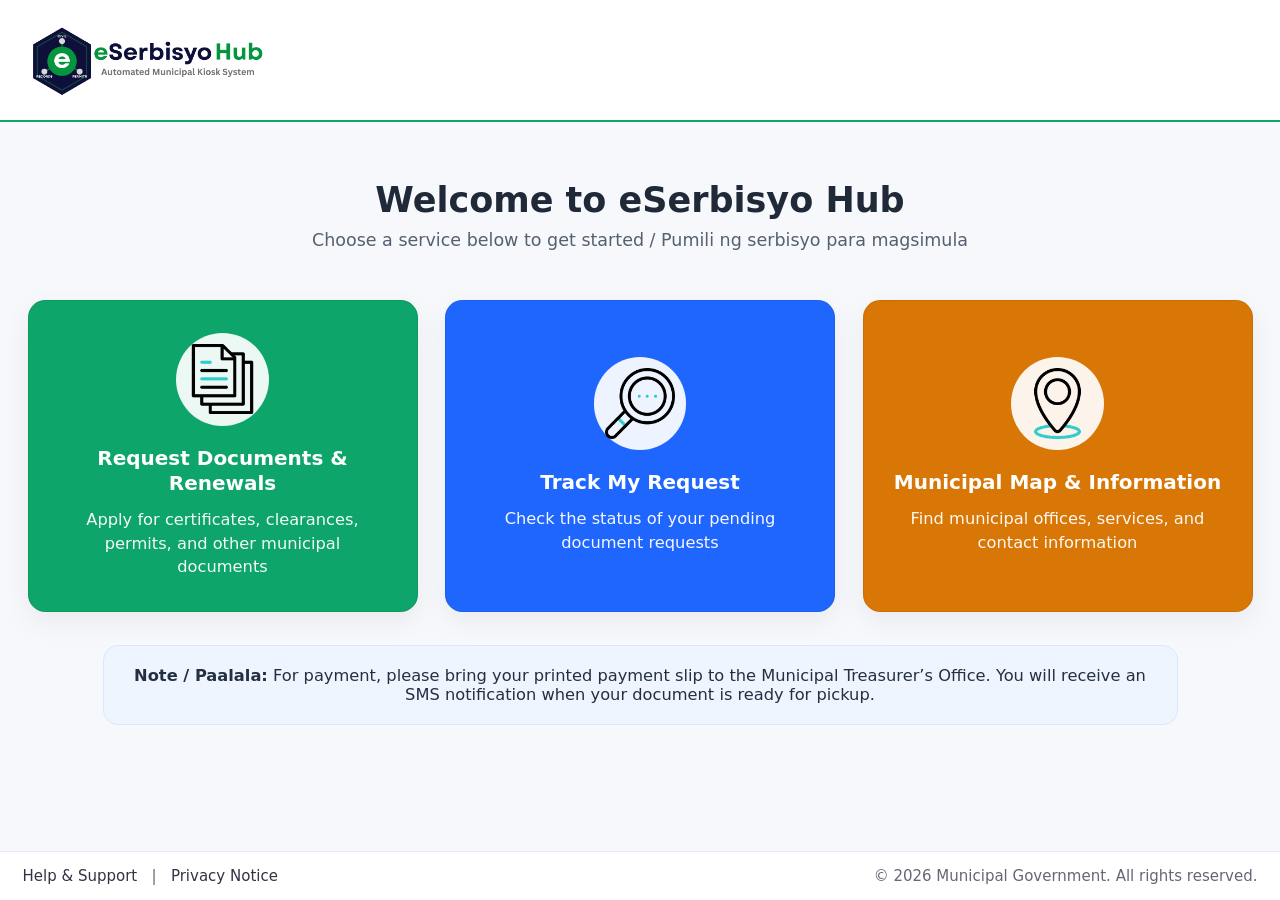
<file: client/kiosk/pages/index.html>
<!-- FILE: C:\xampp\htdocs\eserbisyo-hub\client\kiosk\pages\index.html -->
<!doctype html>
<html lang="en">
<head>
  <meta charset="utf-8" />
  <meta name="viewport" content="width=device-width, initial-scale=1" />
  <title>eSerbisyo Hub - Kiosk</title>
  <link rel="stylesheet" href="../assets/css/kiosk.css" />
</head>

<body class="kioskPage">
  <header class="appHeader">
    <div class="brand">
      <img class="brandLockup" src="../assets/img/eserbisyo-lockup-light.png" alt="eSerbisyo Hub" />
    </div>

    <div class="kioskHeaderRight"></div>
  </header>

  <main class="kioskMain">
    <section class="kioskHero" aria-label="Kiosk welcome">
      <h1>Welcome to eSerbisyo Hub</h1>
      <p>Choose a service below to get started / Pumili ng serbisyo para magsimula</p>
    </section>

    <section class="kioskGrid" aria-label="Kiosk services">
      <a class="kioskCard green" href="./request-step1.html">
        <div class="kioskIcon" aria-hidden="true">
          <img src="../assets/img/icons/document.png" alt="" />
        </div>
        <h2 class="kioskCardTitle">Request Documents &amp; Renewals</h2>
        <p class="kioskCardText">Apply for certificates, clearances, permits, and other municipal documents</p>
      </a>

      <a class="kioskCard blue" href="./track.html">
        <div class="kioskIcon" aria-hidden="true">
          <img src="../assets/img/icons/magnifying-glass.png" alt="" />
        </div>
        <h2 class="kioskCardTitle">Track My Request</h2>
        <p class="kioskCardText">Check the status of your pending document requests</p>
      </a>

      <a class="kioskCard orange" href="./municipal-map.html">
        <div class="kioskIcon" aria-hidden="true">
          <img src="../assets/img/icons/location.png" alt="" />
        </div>
        <h2 class="kioskCardTitle">Municipal Map &amp; Information</h2>
        <p class="kioskCardText">Find municipal offices, services, and contact information</p>
      </a>
    </section>

    <div class="kioskNote" role="note">
      <strong>Note / Paalala:</strong>
      For payment, please bring your printed payment slip to the Municipal Treasurer’s Office.
      You will receive an SMS notification when your document is ready for pickup.
    </div>
  </main>

  <footer class="kioskFooter">
    <div>
      <a href="./help.html">Help &amp; Support</a>
      &nbsp;&nbsp;|&nbsp;&nbsp;
      <a href="./privacy.html">Privacy Notice</a>
    </div>
    <div>© 2026 Municipal Government. All rights reserved.</div>
  </footer>

  <!-- Reuse the same toggle script used by staff -->
  <script src="../../staff/assets/js/a11y-prefs.js"></script>
</body>
</html>
</file>
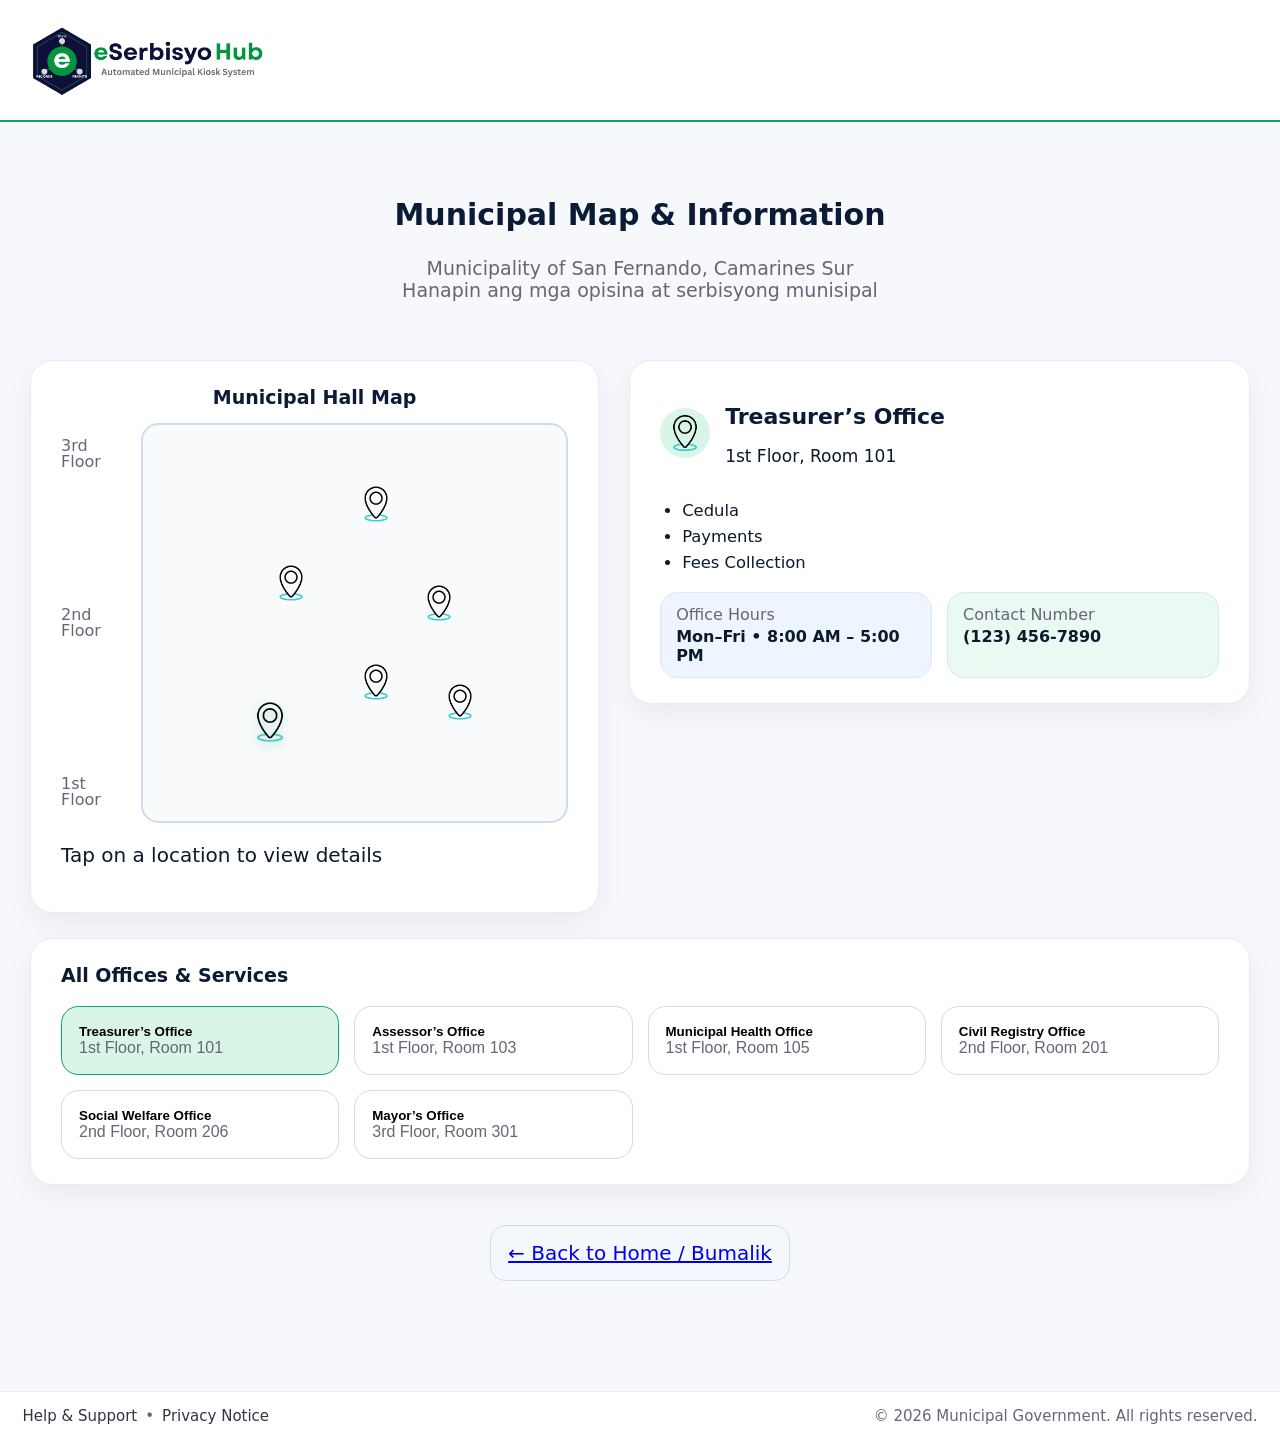
<file: client/kiosk/pages/municipal-map.html>
<!doctype html>
<html lang="en">
<head>
  <meta charset="utf-8" />
  <meta name="viewport" content="width=device-width,initial-scale=1" />
  <title>Municipal Map & Information</title>

  <!-- Global kiosk styles -->
  <link rel="stylesheet" href="../assets/css/kiosk.css" />
</head>

<body class="kioskPage">

  <!-- HEADER -->
  <header class="appHeader">
    <div class="brand">
      <img class="brandLockup" src="../assets/img/eserbisyo-lockup-light.png" alt="eSerbisyo Hub" />
    </div>

    <div class="kioskHeaderRight"></div>
  </header>

  <!-- MAIN -->
  <main class="kioskMain kioskMain--center">

    <!-- Intro -->
    <section class="kioskIntro">
      <h1 class="kioskPageTitle">Municipal Map &amp; Information</h1>
      <p class="kioskPageSub">
        Municipality of San Fernando, Camarines Sur<br>
        Hanapin ang mga opisina at serbisyong munisipal
      </p>
    </section>

    <!-- MAP PAGE -->
    <section class="mapPage">

      <!-- Top layout: map + details -->
      <div class="mapLayout">

        <!-- MAP CARD -->
        <article class="mapCard mapCard--map">
          <h3 class="mapTitle">Municipal Hall Map</h3>

          <div class="mapCanvasWrapper">
            <div class="floorGuide">
              <span>3rd Floor</span>
              <span>2nd Floor</span>
              <span>1st Floor</span>
            </div>

            <div class="mapCanvas" id="mapCanvas"></div>
          </div>

          <p class="mapHint">Tap on a location to view details</p>
        </article>

        <!-- DETAILS CARD -->
        <article class="mapCard mapCard--details">

          <header style="display:flex;align-items:center;gap:0.75rem;margin-bottom:0.75rem;">
            <div class="mapOfficeIcon" aria-hidden="true">
              <img src="../assets/img/icons/location.png" alt="" />
            </div>
            <div>
              <h2 id="officeTitle">Select an Office</h2>
              <p id="officeDesc">
                Tap a pin on the map or choose from the list below to view office details and services.
              </p>
            </div>
          </header>

          <ul id="officeServices" class="serviceList"></ul>

          <div class="mapInfoRow">
            <div class="mapInfoBox mapInfoBox--blue">
              <span class="mapInfoLabel">Office Hours</span>
              <span class="mapInfoValue" id="officeHours">Mon–Fri • 8:00 AM – 5:00 PM</span>
            </div>
            <div class="mapInfoBox mapInfoBox--green">
              <span class="mapInfoLabel">Contact Number</span>
              <span class="mapInfoValue" id="officePhone">(123) 456‑7890</span>
            </div>
          </div>
        </article>

      </div>

      <!-- OFFICE LIST CARD -->
      <article class="mapCard" style="margin-top:1.25rem;">
        <h3 class="mapTitle" style="text-align:left;">All Offices &amp; Services</h3>
        <div class="officeList" id="officeList"></div>
      </article>

      <!-- Back button -->
      <div class="kioskBottomActions">
        <a href="index.html" class="btn ghost kioskBackBtn">
          ← Back to Home / Bumalik
        </a>
      </div>

    </section>
  </main>

  <!-- FOOTER -->
  <footer class="kioskFooter">
    <div class="kioskFooterLinks">
      <a href="#">Help &amp; Support</a>
      <span>•</span>
      <a href="#">Privacy Notice</a>
    </div>
    <div class="kioskFooterCopy">
      © 2026 Municipal Government. All rights reserved.
    </div>
  </footer>

  <!-- MAP SCRIPT -->
  <script>
    /* =======================
       OFFICE DATA
    ======================= */
    const OFFICES = [
      {
        id: 'treasurer',
        name: 'Treasurer’s Office',
        floor: '1st Floor, Room 101',
        x: 30, y: 75,
        phone: '(123) 456‑7890',
        hours: 'Mon–Fri • 8:00 AM – 5:00 PM',
        services: ['Cedula', 'Payments', 'Fees Collection']
      },
      {
        id: 'assessor',
        name: 'Assessor’s Office',
        floor: '1st Floor, Room 103',
        x: 55, y: 65,
        phone: '(123) 456‑7891',
        hours: 'Mon–Fri • 8:00 AM – 5:00 PM',
        services: ['Property Assessment', 'Tax Mapping']
      },
      {
        id: 'health',
        name: 'Municipal Health Office',
        floor: '1st Floor, Room 105',
        x: 75, y: 70,
        phone: '(123) 456‑7892',
        hours: 'Mon–Fri • 8:00 AM – 5:00 PM',
        services: ['Medical Records', 'Health Certificates']
      },
      {
        id: 'civil',
        name: 'Civil Registry Office',
        floor: '2nd Floor, Room 201',
        x: 35, y: 40,
        phone: '(123) 456‑7893',
        hours: 'Mon–Fri • 8:00 AM – 5:00 PM',
        services: ['Birth Certificate', 'Marriage Certificate', 'Death Records']
      },
      {
        id: 'social',
        name: 'Social Welfare Office',
        floor: '2nd Floor, Room 206',
        x: 70, y: 45,
        phone: '(123) 456‑7894',
        hours: 'Mon–Fri • 8:00 AM – 5:00 PM',
        services: ['Senior Citizen ID', 'PWD Assistance']
      },
      {
        id: 'mayor',
        name: 'Mayor’s Office',
        floor: '3rd Floor, Room 301',
        x: 55, y: 20,
        phone: '(123) 456‑7895',
        hours: 'Mon–Fri • 8:00 AM – 5:00 PM',
        services: ['Clearances', 'Appointments']
      }
    ];

    const map = document.getElementById('mapCanvas');
    const list = document.getElementById('officeList');

    /* =======================
       SELECT OFFICE
    ======================= */
    function selectOffice(id) {
      document.querySelectorAll('.pin, .officeItem')
        .forEach(el => el.classList.remove('active'));

      const office = OFFICES.find(o => o.id === id);
      if (!office) return;

      document.getElementById('officeTitle').textContent = office.name;
      document.getElementById('officeDesc').textContent = office.floor;
      document.getElementById('officeHours').textContent = office.hours;
      document.getElementById('officePhone').textContent = office.phone;

      const ul = document.getElementById('officeServices');
      ul.innerHTML = '';
      office.services.forEach(s => {
        const li = document.createElement('li');
        li.textContent = s;
        ul.appendChild(li);
      });

      document.getElementById('pin-' + id).classList.add('active');
      document.getElementById('item-' + id).classList.add('active');
    }

    /* =======================
       CREATE PINS + LIST
    ======================= */
    OFFICES.forEach(o => {
      const pin = document.createElement('button');
      pin.type = 'button';
      pin.className = 'pin';
      pin.id = 'pin-' + o.id;
      pin.style.left = o.x + '%';
      pin.style.top = o.y + '%';
      pin.setAttribute('aria-label', o.name + ' (' + o.floor + ')');
      pin.innerHTML = '<img src="../assets/img/icons/location.png" alt="" />';
      pin.onclick = () => selectOffice(o.id);
      map.appendChild(pin);

      const card = document.createElement('button');
      card.type = 'button';
      card.className = 'officeItem';
      card.id = 'item-' + o.id;
      card.innerHTML = `<strong>${o.name}</strong><br><span style="font-size:0.8rem;color:var(--muted);">${o.floor}</span>`;
      card.onclick = () => selectOffice(o.id);
      list.appendChild(card);
    });

    /* =======================
       SELECT OFFICE
    ======================= */

    // Select first office by default
    selectOffice('treasurer');
  </script>
</body>
</html>
</file>
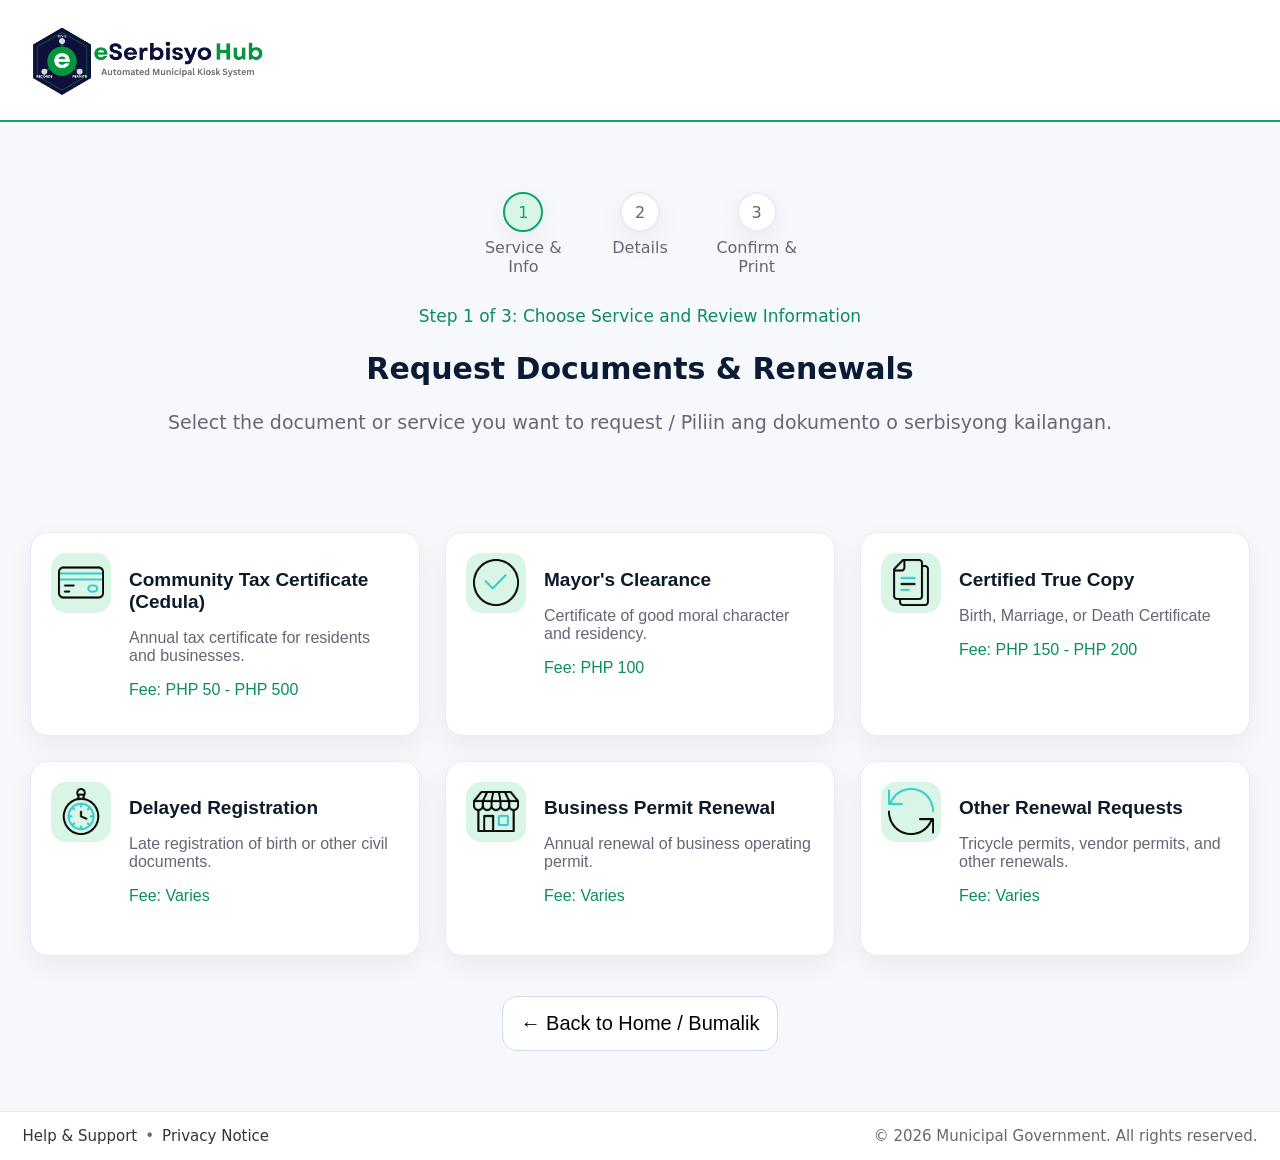
<file: client/kiosk/pages/request-step1.html>
<!doctype html>
<html lang="en">
<head>
  <meta charset="utf-8" />
  <meta name="viewport" content="width=device-width,initial-scale=1" />
  <title>eSerbisyo Hub - Request</title>
  <link rel="stylesheet" href="../assets/css/kiosk.css" />
</head>
<body>
  <header class="appHeader">
    <div class="brand">
      <img class="brandLockup" src="../assets/img/eserbisyo-lockup-light.png" alt="eSerbisyo Hub" />
    </div>
      <div class="kioskHeaderRight"></div>
    </header>

  <main class="kioskMain kioskMain--center">
    <section class="kioskSteps">
      <ol class="kioskStepList">
        <li class="kioskStep is-active"><span class="kioskStepNumber">1</span><span class="kioskStepLabel">Service &amp; Info</span></li>
        <li class="kioskStep"><span class="kioskStepNumber">2</span><span class="kioskStepLabel">Details</span></li>
        <li class="kioskStep"><span class="kioskStepNumber">3</span><span class="kioskStepLabel">Confirm &amp; Print</span></li>
      </ol>
    </section>

    <section class="kioskIntro">
      <p class="kioskStepKicker">Step 1 of 3: Choose Service and Review Information</p>
      <h1 class="kioskPageTitle">Request Documents &amp; Renewals</h1>
      <p class="kioskPageSub">
        Select the document or service you want to request / Piliin ang dokumento o serbisyong kailangan.
      </p>
    </section>

    <section class="kioskServiceGrid kioskServiceGrid--six" aria-label="Service selection">
      <button type="button" class="kioskServiceCard" data-service-code="CEDULA">
        <div class="kioskServiceIcon" aria-hidden="true">
          <img src="../assets/img/icons/credit-card.png" alt="" />
        </div>
        <div class="kioskServiceBody">
          <h2 class="kioskServiceTitle">Community Tax Certificate (Cedula)</h2>
          <p class="kioskServiceDesc">Annual tax certificate for residents and businesses.</p>
          <p class="kioskServiceFee">Fee: PHP 50 - PHP 500</p>
        </div>
      </button>

      <button type="button" class="kioskServiceCard" data-service-code="MAYOR_CLEARANCE">
        <div class="kioskServiceIcon" aria-hidden="true">
          <img src="../assets/img/icons/verified.png" alt="" />
        </div>
        <div class="kioskServiceBody">
          <h2 class="kioskServiceTitle">Mayor's Clearance</h2>
          <p class="kioskServiceDesc">Certificate of good moral character and residency.</p>
          <p class="kioskServiceFee">Fee: PHP 100</p>
        </div>
      </button>

      <button type="button" class="kioskServiceCard" data-service-code="CTC_BIRTH">
        <div class="kioskServiceIcon" aria-hidden="true">
          <img src="../assets/img/icons/copy.png" alt="" />
        </div>
        <div class="kioskServiceBody">
          <h2 class="kioskServiceTitle">Certified True Copy</h2>
          <p class="kioskServiceDesc">Birth, Marriage, or Death Certificate</p>
          <p class="kioskServiceFee">Fee: PHP 150 - PHP 200</p>
        </div>
      </button>

      <button type="button" class="kioskServiceCard" data-service-code="DELAYED_REG">
        <div class="kioskServiceIcon" aria-hidden="true">
          <img src="../assets/img/icons/pocket-watch.png" alt="" />
        </div>
        <div class="kioskServiceBody">
          <h2 class="kioskServiceTitle">Delayed Registration</h2>
          <p class="kioskServiceDesc">Late registration of birth or other civil documents.</p>
          <p class="kioskServiceFee">Fee: Varies</p>
        </div>
      </button>

      <button type="button" class="kioskServiceCard" data-service-code="BUSINESS_RENEWAL">
        <div class="kioskServiceIcon" aria-hidden="true">
          <img src="../assets/img/icons/store.png" alt="" />
        </div>
        <div class="kioskServiceBody">
          <h2 class="kioskServiceTitle">Business Permit Renewal</h2>
          <p class="kioskServiceDesc">Annual renewal of business operating permit.</p>
          <p class="kioskServiceFee">Fee: Varies</p>
        </div>
      </button>

      <button type="button" class="kioskServiceCard" data-service-code="OTHER_RENEWAL">
        <div class="kioskServiceIcon" aria-hidden="true">
          <img src="../assets/img/icons/sync.png" alt="" />
        </div>
        <div class="kioskServiceBody">
          <h2 class="kioskServiceTitle">Other Renewal Requests</h2>
          <p class="kioskServiceDesc">Tricycle permits, vendor permits, and other renewals.</p>
          <p class="kioskServiceFee">Fee: Varies</p>
        </div>
      </button>
    </section>

    <div class="kioskBottomActions">
      <button type="button" class="btn kioskBackBtn" onclick="window.location.href='index.html'">
        &larr; Back to Home / Bumalik
      </button>
    </div>

    <div class="kioskOverlay" id="infoOverlay" hidden>
      <div class="kioskPanel kioskSuccessPanel" role="dialog" aria-modal="true" aria-labelledby="infoTitle">
        <header class="kioskPanelHead" style="text-align:center;">
          <div class="pill" id="infoCategory">Selected Service</div>
          <h2 class="kioskPanelTitle" id="infoTitle" style="margin-top:0.6rem;">Service</h2>
          <p class="kioskPanelSub" id="infoDesc">Description</p>
        </header>

        <div class="kioskInfoGrid">
          <div class="kioskInfoBox kioskInfoBox--blue">
            <div class="kioskInfoLabel">Fee / Bayad</div>
            <div class="kioskInfoValue" id="infoFee">-</div>
          </div>
          <div class="kioskInfoBox kioskInfoBox--green">
            <div class="kioskInfoLabel">Processing Time</div>
            <div class="kioskInfoValue" id="infoTime">-</div>
          </div>
          <div class="kioskInfoBox kioskInfoBox--yellow">
            <div class="kioskInfoLabel">Requirements</div>
            <div class="kioskInfoValue"><span id="infoReqCount">0</span> items</div>
          </div>
        </div>

        <hr class="kioskHr" />

        <section>
          <h3 class="kioskSectionTitle">Required Documents / Mga Kinakailangan:</h3>
          <ol class="kioskNumberList" id="infoReqList"></ol>
        </section>

        <section style="margin-top:1rem;">
          <h3 class="kioskSectionTitle">Process Steps / Hakbang:</h3>
          <ol class="kioskNumberList kioskNumberList--blue" id="infoStepList"></ol>
        </section>

        <div class="kioskFormActions" style="margin-top:1.25rem;">
          <button type="button" class="btn ghost" id="btnInfoBack">Back</button>
          <button type="button" class="btn primary" id="btnInfoContinue">Continue to Details</button>
        </div>
      </div>
    </div>
  </main>

  <footer class="kioskFooter">
    <div class="kioskFooterLinks">
      <a href="#">Help &amp; Support</a> &bull; <a href="#">Privacy Notice</a>
    </div>
    <div class="kioskFooterCopy">&copy; 2026 Municipal Government. All rights reserved.</div>
  </footer>

  <script src="../../staff/assets/js/a11y-prefs.js"></script>
  <script>
    const SERVICE_INFO = {
      CEDULA: {
        category: 'Civil Registry / Treasurer',
        title: 'Community Tax Certificate (Cedula)',
        desc: 'Annual tax certificate for residents and businesses.',
        fee: 'PHP 50 - PHP 500 (based on income)',
        time: '15-30 minutes',
        requirements: [
          'Valid government-issued ID',
          'Proof of income or Barangay Clearance',
          'Previous Cedula (if renewal)'
        ],
        steps: [
          'Review requirements in this modal',
          'Continue to Details and complete the request form',
          'Confirm and print the generated slip'
        ]
      },
      MAYOR_CLEARANCE: {
        category: 'Clearance / Mayor\'s Office',
        title: 'Mayor\'s Clearance',
        desc: 'Certificate of good moral character and residency.',
        fee: 'PHP 100',
        time: '20-40 minutes',
        requirements: [
          'Valid government-issued ID',
          'Proof of residency',
          'Barangay Clearance (if required)'
        ],
        steps: [
          'Review requirements in this modal',
          'Continue to Details and complete the request form',
          'Confirm and print the generated slip'
        ]
      },
      CTC_BIRTH: {
        category: 'Local Civil Registry',
        title: 'Certified True Copy (Civil Registry Record)',
        desc: 'Request for certified copy of municipal civil registry records.',
        fee: 'PHP 150 - PHP 200',
        time: '30-60 minutes',
        requirements: [
          'Valid government-issued ID of requester',
          'Authorization letter + ID (if representative)',
          'Record details (name, date, place)'
        ],
        steps: [
          'Review requirements in this modal',
          'Continue to Details and complete the request form',
          'Confirm and print the generated slip'
        ]
      },
      DELAYED_REG: {
        category: 'Local Civil Registry',
        title: 'Delayed Registration',
        desc: 'Late registration of birth or other civil documents.',
        fee: 'Varies',
        time: 'Varies',
        requirements: [
          'Valid government-issued ID',
          'Supporting documents for delayed registration',
          'Registrar forms or affidavit as required'
        ],
        steps: [
          'Review requirements in this modal',
          'Continue to Details and complete the request form',
          'Confirm and print the generated slip'
        ]
      },
      BUSINESS_RENEWAL: {
        category: 'Business Permits',
        title: 'Business Permit Renewal',
        desc: 'Annual renewal of business operating permit.',
        fee: 'Varies',
        time: 'Varies',
        requirements: [
          'Previous business permit',
          'Barangay Business Clearance (if required)',
          'Supporting renewal documents'
        ],
        steps: [
          'Review requirements in this modal',
          'Continue to Details and complete the request form',
          'Confirm and print the generated slip'
        ]
      },
      OTHER_RENEWAL: {
        category: 'Permits and Renewals',
        title: 'Other Renewal Requests',
        desc: 'Tricycle permits, vendor permits, and other renewals.',
        fee: 'Varies',
        time: 'Varies',
        requirements: [
          'Valid government-issued ID',
          'Previous permit or license',
          'Supporting documents for permit type'
        ],
        steps: [
          'Review requirements in this modal',
          'Continue to Details and complete the request form',
          'Confirm and print the generated slip'
        ]
      }
    };

    const infoOverlay = document.getElementById('infoOverlay');
    let pendingServiceCode = '';

    function openInfoModal(serviceCode) {
      const info = SERVICE_INFO[serviceCode] || SERVICE_INFO.CEDULA;
      pendingServiceCode = serviceCode;

      document.getElementById('infoCategory').textContent = info.category;
      document.getElementById('infoTitle').textContent = info.title;
      document.getElementById('infoDesc').textContent = info.desc;
      document.getElementById('infoFee').textContent = info.fee;
      document.getElementById('infoTime').textContent = info.time;
      document.getElementById('infoReqCount').textContent = String(info.requirements.length);

      const reqList = document.getElementById('infoReqList');
      reqList.innerHTML = '';
      info.requirements.forEach(item => {
        const li = document.createElement('li');
        li.textContent = item;
        reqList.appendChild(li);
      });

      const stepList = document.getElementById('infoStepList');
      stepList.innerHTML = '';
      info.steps.forEach(item => {
        const li = document.createElement('li');
        li.textContent = item;
        stepList.appendChild(li);
      });

      infoOverlay.hidden = false;
      document.body.classList.add('no-scroll');
    }

    function closeInfoModal() {
      infoOverlay.hidden = true;
      document.body.classList.remove('no-scroll');
      pendingServiceCode = '';
    }

    document.getElementById('btnInfoBack').addEventListener('click', closeInfoModal);
    document.getElementById('btnInfoContinue').addEventListener('click', () => {
      const code = pendingServiceCode || 'CEDULA';
      // Starting from Step 1 means a brand-new request: clear old draft/details.
      sessionStorage.removeItem('requestRef');
      sessionStorage.removeItem('requestLastName');
      sessionStorage.removeItem('requestMobile');
      sessionStorage.removeItem('lastSlip');
      sessionStorage.removeItem('reviewConfirmed');
      sessionStorage.setItem('selectedService', code);
      sessionStorage.setItem('requestForm', JSON.stringify({ service_code: code }));
      window.location.href = 'request-step2.html';
    });

    document.querySelectorAll('.kioskServiceCard').forEach(card => {
      card.addEventListener('click', () => {
        const code = card.dataset.serviceCode;
        if (!code) return;
        openInfoModal(code);
      });
    });
  </script>
</body>
</html>
</file>
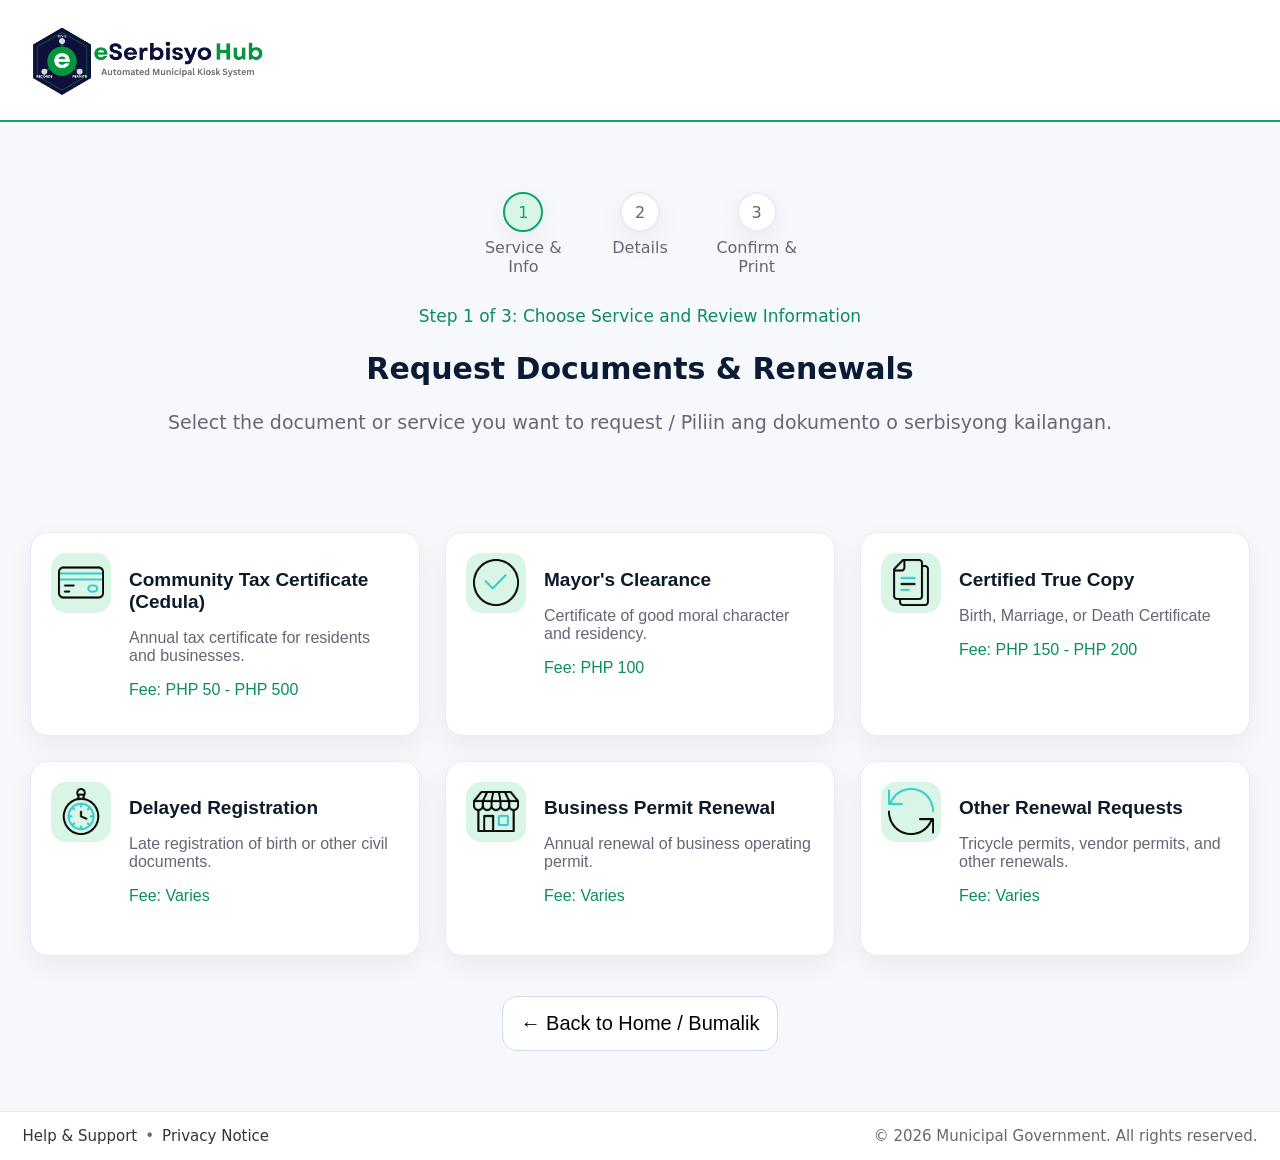
<file: client/kiosk/pages/request-step2.html>
<!doctype html>
<html lang="en">
<head>
  <meta charset="utf-8" />
  <meta name="viewport" content="width=device-width,initial-scale=1" />
  <title>eSerbisyo Hub - Step 2 (Details)</title>
  <link rel="stylesheet" href="../assets/css/kiosk.css" />
</head>
<body>
  <div class="kioskPage">
    <header class="appHeader">
      <div class="brand">
        <img class="brandLockup" src="../assets/img/eserbisyo-lockup-light.png" alt="eSerbisyo Hub" />
      </div>
      <div class="kioskHeaderRight"></div>
    </header>

    <main class="kioskMain">
      <section class="kioskSteps">
        <ol class="kioskStepList">
          <li class="kioskStep"><span class="kioskStepNumber">&check;</span><span class="kioskStepLabel">Service &amp; Info</span></li>
          <li class="kioskStep is-active"><span class="kioskStepNumber">2</span><span class="kioskStepLabel">Details</span></li>
          <li class="kioskStep"><span class="kioskStepNumber">3</span><span class="kioskStepLabel">Confirm &amp; Print</span></li>
        </ol>
      </section>

      <section class="kioskIntro">
        <p class="kioskStepKicker">Step 2 of 3: Personal Details</p>
        <h1 class="kioskPageTitle">Enter Your Information</h1>
        <p class="kioskPageSub">Complete your details to continue.</p>
      </section>

      <section class="kioskPanel" role="form">
        <form id="requestForm" novalidate>
          <div class="kioskFormSection">
            <div class="kioskFormSectionTitle">Personal Information</div>
            <div class="kioskField">
              <label for="lastName">Last Name <span aria-hidden="true">*</span></label>
              <input class="input" id="lastName" type="text" name="last_name" required />
              <div class="kioskFieldHint">Family name / Apelyido</div>
            </div>

            <div class="kioskField">
              <label for="firstName">First Name <span aria-hidden="true">*</span></label>
              <input class="input" id="firstName" type="text" name="first_name" required />
              <div class="kioskFieldHint">Given name / Pangalan</div>
            </div>

            <div class="kioskField">
              <label for="middleName">Middle Name</label>
              <input class="input" id="middleName" type="text" name="middle_name" />
              <div class="kioskFieldHint">Optional / Opsyonal</div>
            </div>
          </div>

          <div class="kioskFormSection">
            <div class="kioskFormSectionTitle">Address</div>
            <div class="kioskField">
              <label for="address">Complete Address <span aria-hidden="true">*</span></label>
              <input class="input" id="address" type="text" name="address_line" required placeholder="House #, Street, Barangay, Municipality" />
              <div class="kioskFieldHint">Include House #, Street, Barangay / Isama ang buong address</div>
            </div>
          </div>

          <div class="kioskFormSection">
            <div class="kioskFormSectionTitle">Contact Information</div>
            <div class="kioskField">
              <label for="mobile">Mobile Number <span aria-hidden="true">*</span></label>
              <input class="input" id="mobile" type="tel" name="mobile_no" pattern="^(09)\d{9}$" placeholder="09XXXXXXXXX" required />
              <div class="kioskFieldHint">For SMS notifications / Para sa SMS notification</div>
            </div>

          </div>

          <div class="kioskDataPrivacy">
            <div class="kioskDataPrivacyHeader">
              <div class="kioskDataPrivacyIcon" aria-hidden="true">
                <img src="../assets/img/icons/document.png" alt="" />
              </div>
              <div class="kioskDataPrivacyTitle">Data Privacy Act Notice</div>
            </div>
            <p>Your personal information will be collected and processed in accordance with Republic Act No. 10173 Data Privacy Act of 2012 and will be used for processing your request.</p>
          </div>

          <div class="kioskConsent kioskConsent--big">
            <input id="consent" name="consent_privacy" type="checkbox" required />
            <label for="consent">I agree and consent to the collection and processing of my personal data <span aria-hidden="true">*</span></label>
          </div>

          <div class="kioskFormActions">
            <a href="request-step1.html" class="btn ghost">&larr; Back</a>
            <button type="submit" class="btn primary" id="btnConfirm">Continue to Confirm &amp; Print</button>
          </div>
        </form>
      </section>
    </main>

    <footer class="kioskFooter">
      <div class="kioskFooterLinks">
        <a href="#">Help &amp; Support</a> &bull; <a href="#">Privacy Notice</a>
      </div>
      <div class="kioskFooterCopy">&copy; 2026 Municipal Government. All rights reserved.</div>
    </footer>
  </div>

  <script src="../../staff/assets/js/a11y-prefs.js"></script>
  <script>
    const serviceCode = sessionStorage.getItem('selectedService');
    if (!serviceCode) {
      window.location.href = 'request-step1.html';
    }

    const form = document.getElementById('requestForm');

    function collectFormData() {
      return {
        service_code: serviceCode,
        last_name: document.getElementById('lastName').value.trim(),
        first_name: document.getElementById('firstName').value.trim(),
        middle_name: document.getElementById('middleName').value.trim(),
        address_line: document.getElementById('address').value.trim(),
        mobile_no: document.getElementById('mobile').value.trim(),
        consent_privacy: document.getElementById('consent').checked ? 1 : 0
      };
    }

    // Keep a draft while typing so Confirm & Print (Step 3) can use it.
    form.addEventListener('input', () => {
      sessionStorage.setItem('requestForm', JSON.stringify(collectFormData()));
    });

    form.addEventListener('submit', (e) => {
      e.preventDefault();
      const data = collectFormData();

      const errors = [];
      if (!data.service_code) errors.push('Service is required.');
      if (!data.last_name) errors.push('Last name is required.');
      if (!data.first_name) errors.push('First name is required.');
      if (!data.address_line) errors.push('Address is required.');
      if (!data.mobile_no || !/^09\d{9}$/.test(data.mobile_no)) errors.push('Valid mobile number required.');
      if (!data.consent_privacy) errors.push('Privacy consent is required.');

      if (errors.length) {
        alert('Please fix: ' + errors.join('; '));
        return;
      }

      // Ensure stale references from previous attempts do not carry forward.
      sessionStorage.removeItem('requestRef');
      sessionStorage.removeItem('requestLastName');
      sessionStorage.removeItem('requestMobile');

      sessionStorage.setItem('requestForm', JSON.stringify(data));
      window.location.href = 'request-step3.html';
    });

    const draft = sessionStorage.getItem('requestForm');
    if (draft) {
      try {
        const d = JSON.parse(draft);
        if (d.last_name) document.getElementById('lastName').value = d.last_name;
        if (d.first_name) document.getElementById('firstName').value = d.first_name;
        if (d.middle_name) document.getElementById('middleName').value = d.middle_name;
        if (d.address_line) document.getElementById('address').value = d.address_line;
        if (d.mobile_no) document.getElementById('mobile').value = d.mobile_no;
        if (d.consent_privacy) document.getElementById('consent').checked = true;
      } catch (e) {
      }
    } else {
      sessionStorage.setItem('requestForm', JSON.stringify({ service_code: serviceCode }));
    }
  </script>
</body>
</html>
</file>
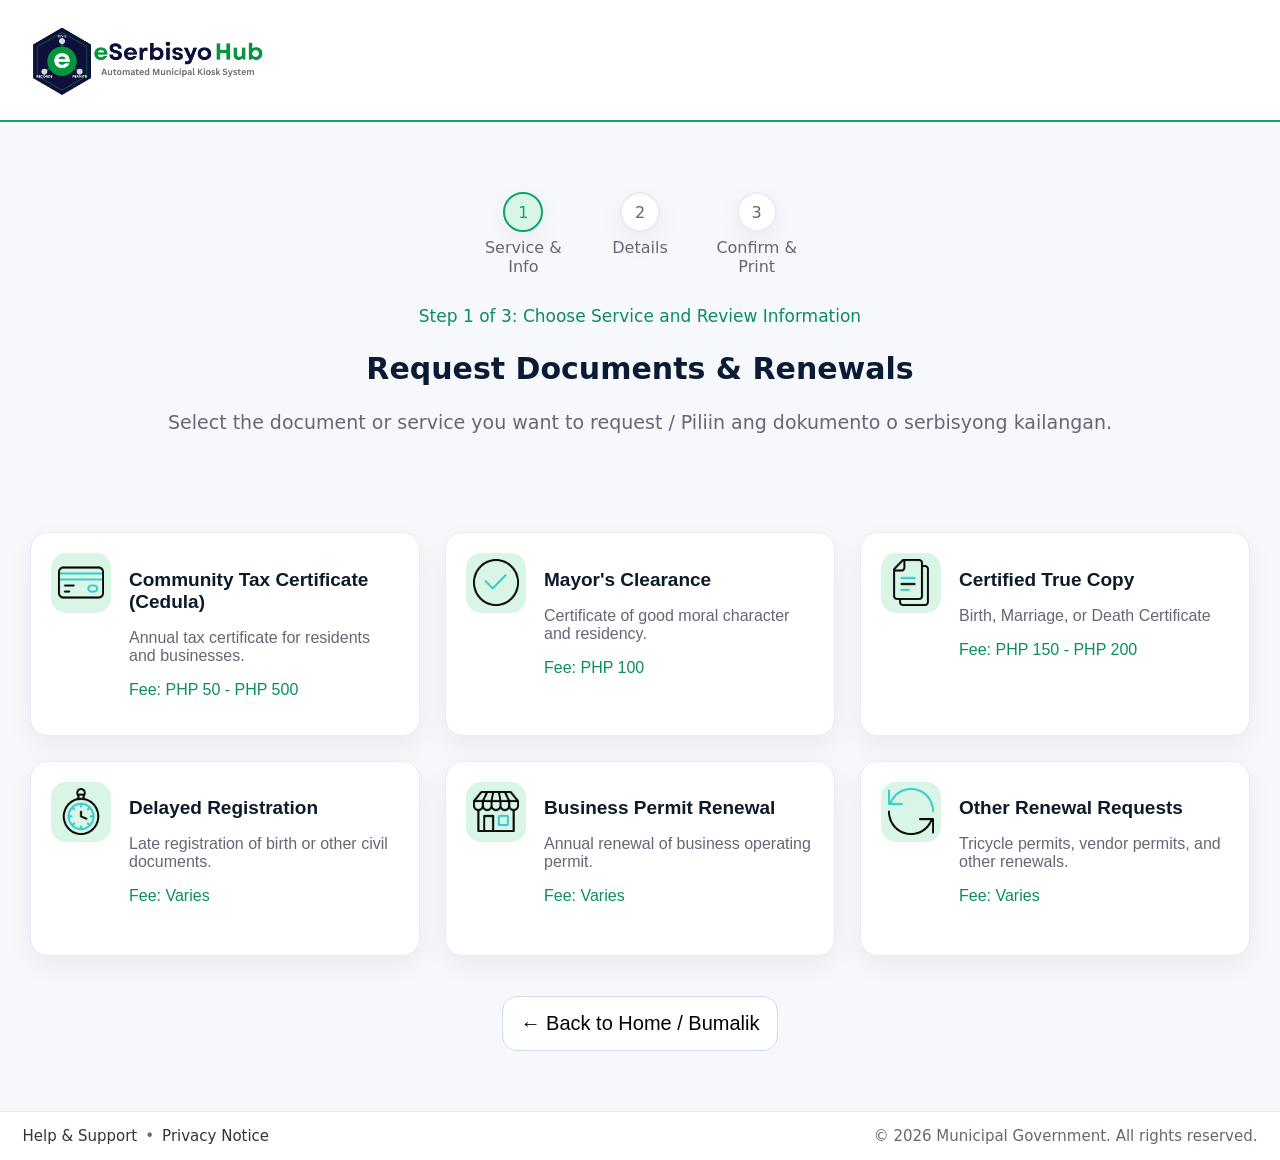
<file: client/kiosk/pages/request-step3.html>
<!doctype html>
<html lang="en">
<head>
  <meta charset="utf-8" />
  <meta name="viewport" content="width=device-width,initial-scale=1" />
  <title>eSerbisyo Hub - Step 3 (Confirm & Print)</title>
  <link rel="stylesheet" href="../assets/css/kiosk.css" />

  <style>
    @media print {
      .appHeader, .kioskFooter, .kioskSteps, .kioskIntro, .kioskSlipActions {
        display: none !important;
      }
      body { background: #fff !important; }
      .kioskMain { padding: 0 !important; }
      .kioskPanel { box-shadow: none !important; border: 0 !important; }
      .kioskSlipCard { box-shadow: none !important; }
    }
  </style>
</head>
<body>
  <header class="appHeader">
    <div class="brand">
      <img class="brandLockup" src="../assets/img/eserbisyo-lockup-light.png" alt="eSerbisyo Hub" />
    </div>
      <div class="kioskHeaderRight"></div>
    </header>

  <main class="kioskMain kioskMain--center">
    <section class="kioskSteps">
      <ol class="kioskStepList">
        <li class="kioskStep"><span class="kioskStepNumber">&check;</span><span class="kioskStepLabel">Service &amp; Info</span></li>
        <li class="kioskStep"><span class="kioskStepNumber">&check;</span><span class="kioskStepLabel">Details</span></li>
        <li class="kioskStep is-active"><span class="kioskStepNumber">3</span><span class="kioskStepLabel">Confirm &amp; Print</span></li>
      </ol>
    </section>

    <section class="kioskIntro">
      <div class="kioskSuccessIcon" aria-hidden="true">
        <img src="../assets/img/icons/verified.png" alt="" />
      </div>
      <p class="kioskStepKicker">Step 3 of 3: Confirm &amp; Print</p>
      <h1 class="kioskPageTitle">Confirm &amp; Print Slip</h1>
      <p class="kioskPageSub">Review your summary and print your slip instantly.</p>
    </section>

    <section class="kioskPanel">
      <div class="kioskSlipCard" id="slipCard">
        <div class="kioskSlipHeader">
          <div class="kioskSlipGov">Municipal Government of San Fernando, Camarines Sur</div>
          <div class="kioskSlipTitle">Request Summary &amp; Payment Slip</div>
          <div class="kioskSlipSub">Civil Registry &amp; Document Services</div>
        </div>

        <div class="kioskSlipRefBox">
          <div class="kioskSlipRefLabel">Reference Number</div>
          <div class="kioskSlipRefValue" id="refNo">Generating...</div>
        </div>

        <div class="kioskSlipTable">
          <div class="slipRow">
            <div class="slipLabel">Service:</div>
            <div class="slipValue" id="svcRequested">-</div>
          </div>
          <div class="slipRow">
            <div class="slipLabel">Full Name:</div>
            <div class="slipValue" id="fullName">-</div>
          </div>
          <div class="slipRow">
            <div class="slipLabel">Address:</div>
            <div class="slipValue" id="addressLine">-</div>
          </div>
          <div class="slipRow">
            <div class="slipLabel">Mobile:</div>
            <div class="slipValue" id="mobileNo">-</div>
          </div>
          <div class="slipRow">
            <div class="slipLabel">Date Filed:</div>
            <div class="slipValue" id="dateFiled">-</div>
          </div>
          <div class="slipRow">
            <div class="slipLabel">Amount to Pay:</div>
            <div class="slipValue" id="amountPay">-</div>
          </div>
        </div>

        <p class="kioskSlipInstr">Please verify the details above, then print this slip.</p>
      </div>
    </section>

    <div class="kioskSlipActions">
      <button type="button" class="btn ghost" id="btnEdit">&larr; Edit</button>
      <button type="button" class="btn primary" id="btnPrint">Print Slip</button>
      <a href="index.html" class="btn ghost">Return Home</a>
    </div>
  </main>

  <footer class="kioskFooter">
    <div class="kioskFooterLinks">
      <a href="#">Help &amp; Support</a> &bull; <a href="#">Privacy Notice</a>
    </div>
    <div class="kioskFooterCopy">&copy; 2026 Municipal Government. All rights reserved.</div>
  </footer>

  <script src="../../staff/assets/js/a11y-prefs.js"></script>
  <script>
    const API_CREATE_URL = '/eserbisyo-hub/api/public/requests/create.php';

    const SERVICE_LABELS = {
      CEDULA: 'Community Tax Certificate (Cedula)',
      MAYOR_CLEARANCE: 'Mayor\'s Clearance',
      CTC_BIRTH: 'Certified True Copy (Civil Registry Record)',
      DELAYED_REG: 'Delayed Registration',
      BUSINESS_RENEWAL: 'Business Permit Renewal',
      OTHER_RENEWAL: 'Other Renewal Requests'
    };

    const SERVICE_FEES = {
      CEDULA: 'PHP 50 - PHP 500',
      MAYOR_CLEARANCE: 'PHP 100',
      CTC_BIRTH: 'PHP 150 - PHP 200',
      DELAYED_REG: 'Varies',
      BUSINESS_RENEWAL: 'Varies',
      OTHER_RENEWAL: 'Varies'
    };

    const raw = sessionStorage.getItem('requestForm');
    if (!raw) {
      window.location.href = 'request-step2.html';
    }

    let requestData = {};
    try { requestData = JSON.parse(raw || '{}'); } catch (e) {}

    if (!requestData.service_code) {
      requestData.service_code = sessionStorage.getItem('selectedService') || '';
    }
    if (!requestData.service_code) {
      window.location.href = 'request-step1.html';
    }

    let isCreating = false;
    let createPromise = null;

    function formatDate(dateString) {
      if (!dateString) return '-';
      const d = new Date(dateString);
      if (Number.isNaN(d.getTime())) return '-';
      return d.toLocaleDateString('en-US', { year: 'numeric', month: 'long', day: 'numeric' });
    }

    function buildFullName(data) {
      return [data.first_name, data.middle_name, data.last_name]
        .filter(Boolean)
        .join(' ')
        .replace(/\s+/g, ' ')
        .trim();
    }

    function renderSummary(data) {
      const serviceCode = data.service_code || 'CEDULA';
      const serviceName = SERVICE_LABELS[serviceCode] || serviceCode;
      const amount = SERVICE_FEES[serviceCode] || 'Varies';
      const fullName = buildFullName(data);

      document.getElementById('svcRequested').textContent = serviceName;
      document.getElementById('fullName').textContent = fullName || '-';
      document.getElementById('addressLine').textContent = data.address_line || '-';
      document.getElementById('mobileNo').textContent = data.mobile_no || '-';
      document.getElementById('amountPay').textContent = amount;
      document.getElementById('dateFiled').textContent = formatDate(data.created_at || new Date().toISOString());

      document.getElementById('refNo').textContent = data.reference_no || 'Generating...';
    }

    async function createRequestIfNeeded() {
      if (requestData.reference_no) {
        return requestData.reference_no;
      }
      if (isCreating) {
        return createPromise;
      }

      isCreating = true;
      createPromise = (async () => {
      try {
        const res = await fetch(API_CREATE_URL, {
          method: 'POST',
          headers: { 'Content-Type': 'application/json' },
          body: JSON.stringify(requestData)
        });

        const json = await res.json();
        if (!res.ok || !json || json.error || json.errors) {
          const msg = json?.error || (json?.errors ? json.errors.join('; ') : 'Submission failed.');
          throw new Error(msg);
        }

        requestData.reference_no = json.reference_no;
        requestData.status = 'Queued';
        requestData.created_at = json?.request?.created_at || new Date().toISOString();

        sessionStorage.setItem('requestForm', JSON.stringify(requestData));
        sessionStorage.setItem('requestRef', requestData.reference_no);
        sessionStorage.setItem('requestLastName', requestData.last_name || '');
        sessionStorage.setItem('requestMobile', requestData.mobile_no || '');
        sessionStorage.setItem('selectedService', requestData.service_code || '');

        renderSummary(requestData);
        return requestData.reference_no;
      } catch (err) {
        alert('Unable to generate reference number. Please try again.\n' + err.message);
        return null;
      } finally {
        isCreating = false;
        createPromise = null;
      }
      })();

      return createPromise;
    }

    document.getElementById('btnEdit').addEventListener('click', () => {
      window.location.href = 'request-step2.html';
    });

    document.getElementById('btnPrint').addEventListener('click', async () => {
      const ref = await createRequestIfNeeded();
      if (!ref) return;
      window.print();
    });

    // Initial render + auto-generate reference so summary is complete on load.
    renderSummary(requestData);
    void createRequestIfNeeded();
  </script>
</body>
</html>
</file>
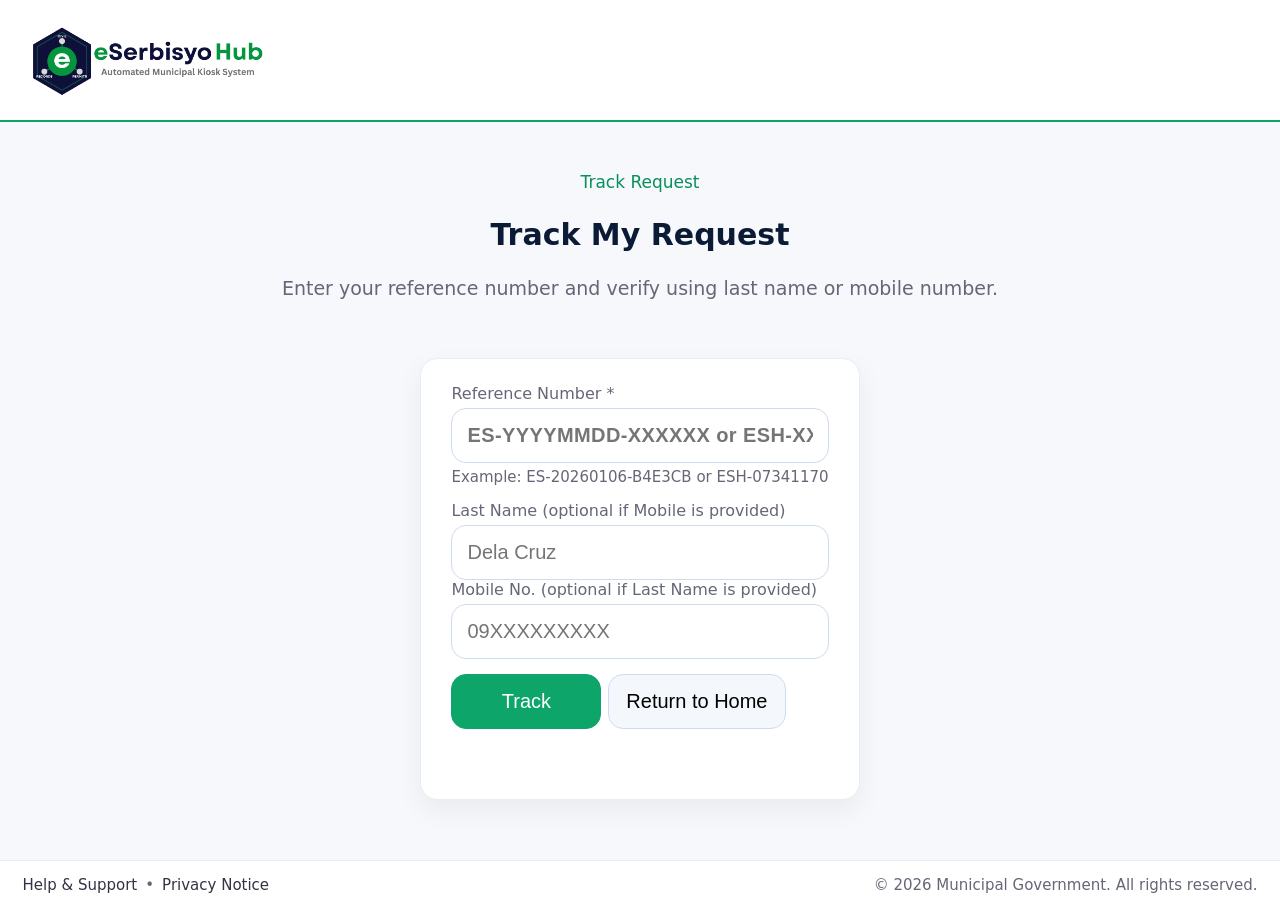
<file: client/kiosk/pages/track.html>
<!doctype html>
<html lang="en">
<head>
  <meta charset="utf-8" />
  <meta name="viewport" content="width=device-width,initial-scale=1" />
  <title>eSerbisyo Hub - Track Request</title>
  <link rel="stylesheet" href="../assets/css/kiosk.css" />
</head>
<body>
<div class="kioskPage">
  <header class="appHeader">
    <div class="brand">
      <img class="brandLockup" src="../assets/img/eserbisyo-lockup-light.png" alt="eSerbisyo Hub" />
    </div>
      <div class="kioskHeaderRight"></div>
    </header>

  <main class="kioskMain kioskMain--center">
    <section class="kioskIntro">
      <p class="kioskStepKicker">Track Request</p>
      <h1 class="kioskPageTitle">Track My Request</h1>
      <p class="kioskPageSub">Enter your reference number and verify using last name or mobile number.</p>
    </section>

    <!-- Search box -->
    <section class="kioskPanel kioskTrackPanel">
      <form class="kioskTrackForm" id="trackForm" novalidate>
        <div class="kioskField">
          <label for="refInput">Reference Number <span aria-hidden="true">*</span></label>
          <input class="input kioskTrackInput" id="refInput" type="text" required
                 placeholder="ES-YYYYMMDD-XXXXXX or ESH-XXXXXXXX" autocomplete="off" />
          <div class="kioskFieldHint">Example: ES-20260106-B4E3CB or ESH-07341170</div>
          <div class="kioskMsg" id="errRef" hidden>Please enter your reference number.</div>
        </div>

        <div class="kioskTrackVerifyGrid">
          <div class="kioskField">
            <label for="lastNameInput">Last Name (optional if Mobile is provided)</label>
            <input class="input" id="lastNameInput" type="text" placeholder="Dela Cruz" autocomplete="family-name" />
          </div>

          <div class="kioskField">
            <label for="mobileInput">Mobile No. (optional if Last Name is provided)</label>
            <input class="input" id="mobileInput" type="tel" inputmode="numeric"
                   placeholder="09XXXXXXXXX" autocomplete="tel-national"
                   pattern="^(09)\\d{9}$" />
            <div class="kioskMsg" id="errMobileFmt" hidden>Please enter a valid mobile number (09XXXXXXXXX).</div>
          </div>
        </div>

        <div class="kioskMsg" id="errVerify" hidden>Please provide either Last Name or Mobile No.</div>

        <div class="kioskTrackActions">
          <button type="submit" class="btn primary kioskTrackBtn" id="btnTrack">Track</button>
          <button type="button" class="btn ghost" id="btnHome">Return to Home</button>
        </div>

        <!-- Accessible status region -->
        <div class="kioskTrackStatusMsg" id="statusMsg" role="status" aria-atomic="true"></div>
      </form>
    </section>

    <!-- Result -->
    <section class="kioskPanel kioskTrackResult" id="resultPanel" hidden aria-label="Tracking result">
      <header class="kioskPanelHead">
        <h2 class="kioskPanelTitle" style="margin:0;">Request Status</h2>
        <p class="kioskPanelSub" id="resultSub" style="margin-top:0.35rem;">—</p>
      </header>

      <div class="kioskTrackMeta">
        <div class="kioskTrackMetaRow">
          <div class="kioskTrackMetaKey">Reference:</div>
          <div class="kioskTrackMetaVal" id="metaRef">—</div>
        </div>
        <div class="kioskTrackMetaRow">
          <div class="kioskTrackMetaKey">Service Code:</div>
          <div class="kioskTrackMetaVal" id="metaService">—</div>
        </div>
        <div class="kioskTrackMetaRow">
          <div class="kioskTrackMetaKey">Name:</div>
          <div class="kioskTrackMetaVal" id="metaName">—</div>
        </div>
        <div class="kioskTrackMetaRow">
          <div class="kioskTrackMetaKey">Mobile:</div>
          <div class="kioskTrackMetaVal" id="metaMobile">—</div>
        </div>
        <div class="kioskTrackMetaRow">
          <div class="kioskTrackMetaKey">Filed:</div>
          <div class="kioskTrackMetaVal" id="metaFiled">—</div>
        </div>
      </div>

      <hr class="kioskHr" />

      <div class="kioskTimelineHead">
        <div class="kioskTimelineHeadTitle">Status History</div>
        <div class="kioskTimelineHeadHint">Most recent update is on top.</div>
      </div>

      <ol class="kioskTimeline" id="timeline"></ol>

      <div class="kioskFormActions" style="margin-top:1.25rem;">
        <button type="button" class="btn ghost" id="btnBackTop">Track another reference</button>
      </div>
    </section>
  </main>

  <footer class="kioskFooter">
    <div class="kioskFooterLinks">
      <a href="#">Help &amp; Support</a> • <a href="#">Privacy Notice</a>
    </div>
    <div class="kioskFooterCopy">© 2026 Municipal Government. All rights reserved.</div>
  </footer>
</div>

<script src="../../staff/assets/js/a11y-prefs.js"></script>

<script>
  // Uses your existing endpoint:
  // C:\xampp\htdocs\eserbisyo-hub\api\public\requests\track.php
  // It requires: ref + (last_name OR mobile_no)

  const API_URL = "/eserbisyo-hub/api/public/requests/track.php";

  // Prefill reference from sessionStorage (from step5)
  try {
    const lastSlip = JSON.parse(sessionStorage.getItem('lastSlip') || "null");
    if (lastSlip && lastSlip.ref) document.getElementById('refInput').value = lastSlip.ref;
  } catch(e) {}

  const statusMsg = document.getElementById('statusMsg');
  const resultPanel = document.getElementById('resultPanel');
  const errRef = document.getElementById('errRef');
  const errVerify = document.getElementById('errVerify');
  const errMobileFmt = document.getElementById('errMobileFmt');
  const timelineEl = document.getElementById('timeline');

  function setStatus(message, type) {
    statusMsg.classList.remove('is-ok','is-warn','is-err','is-loading');
    if (type) statusMsg.classList.add('is-' + type);
    statusMsg.textContent = message || '';
  }

  function show(el, yes) { el.hidden = !yes; }

  // Postgres returns timestamps in UTC without a timezone marker.
  // This helper interprets them as UTC and renders in Philippine local time.
  function fmtDate(d) {
    if (!d) return '—';
    let iso = String(d).includes('T') ? d : String(d).replace(' ', 'T');
    if (!iso.endsWith('Z') && !/[+-]\d{2}:?\d{2}$/.test(iso)) iso += 'Z';
    const dt = new Date(iso);
    if (isNaN(dt.getTime())) return '—';
    return dt.toLocaleString('en-US', {
      timeZone: 'Asia/Manila',
      year:'numeric', month:'short', day:'numeric', hour:'2-digit', minute:'2-digit'
    });
  }

  function buildTimeline(history) {
    timelineEl.innerHTML = '';

    if (!history || history.length === 0) {
      const li = document.createElement('li');
      li.className = 'kioskTimelineItem is-current';
      li.innerHTML = `
        <div class="kioskTimelineDot"></div>
        <div class="kioskTimelineBody">
          <div class="kioskTimelineTitle">No status history available</div>
          <div class="kioskTimelineMeta">Please ask staff for an update.</div>
        </div>
      `;
      timelineEl.appendChild(li);
      return;
    }

    // Your API returns history DESC already (latest first)
    history.forEach((h, idx) => {
      const li = document.createElement('li');
      li.className = 'kioskTimelineItem ' + (idx === 0 ? 'is-current' : 'is-done');

      const title = (h.new_status || 'Updated').toString().trim();
      const when = fmtDate(h.changed_at);
      const by = h.changed_by ? ` • ${h.changed_by}` : '';
      const note = h.note ? ` — ${h.note}` : '';

      li.innerHTML = `
        <div class="kioskTimelineDot"></div>
        <div class="kioskTimelineBody">
          <div class="kioskTimelineTitle">${title}</div>
          <div class="kioskTimelineMeta">${when}${by}${note}</div>
        </div>
      `;
      timelineEl.appendChild(li);
    });
  }

  async function fetchTracking(ref, lastName, mobile) {
    const qs = new URLSearchParams();
    qs.set('ref', ref);
    if (lastName) qs.set('last_name', lastName);
    if (mobile) qs.set('mobile_no', mobile);

    const res = await fetch(`${API_URL}?${qs.toString()}`, { method: 'GET' });
    const json = await res.json().catch(() => null);

    if (!res.ok || !json) {
      throw new Error('Unable to track request right now.');
    }
    if (json.error) {
      throw new Error(json.error);
    }
    return json;
  }

  document.getElementById('trackForm').addEventListener('submit', async (e) => {
    e.preventDefault();

    const ref = document.getElementById('refInput').value.trim();
    const lastName = document.getElementById('lastNameInput').value.trim();
    const mobile = document.getElementById('mobileInput').value.trim();

    show(errRef, false);
    show(errVerify, false);
    show(errMobileFmt, false);
    resultPanel.hidden = true;

    if (!ref) {
      show(errRef, true);
      setStatus('Please enter your reference number.', 'err');
      return;
    }

    if (!lastName && !mobile) {
      show(errVerify, true);
      setStatus('Provide last name or mobile number for verification.', 'err');
      return;
    }

    // mobile format check only if user typed something
    if (mobile && !document.getElementById('mobileInput').checkValidity()) {
      show(errMobileFmt, true);
      setStatus('Invalid mobile number format.', 'err');
      return;
    }

    setStatus('Loading status…', 'loading');

    try {
      const data = await fetchTracking(ref, lastName, mobile);

      document.getElementById('metaRef').textContent = data.reference_no || ref;
      document.getElementById('metaService').textContent = data.service_code || '—';
      document.getElementById('metaName').textContent = data.name || '—';
      document.getElementById('metaMobile').textContent = data.mobile_no || '—';
      document.getElementById('metaFiled').textContent = fmtDate(data.created_at);

      document.getElementById('resultSub').textContent =
        `Current: ${data.status || '—'} • Payment: ${data.payment_status || '—'}`;

      buildTimeline(data.history);

      resultPanel.hidden = false;
      setStatus('Status loaded.', 'ok');

      // Optional: store last tracked for convenience
      sessionStorage.setItem('lastTrackedRef', ref);
    } catch (err) {
      setStatus(err.message || 'Unable to track request.', 'err');
    }
  });

  document.getElementById('btnHome').addEventListener('click', () => {
    window.location.href = 'index.html';
  });

  document.getElementById('btnBackTop').addEventListener('click', () => {
    resultPanel.hidden = true;
    setStatus('', '');
    document.getElementById('refInput').focus();
  });
</script>
</body>
</html>
</file>
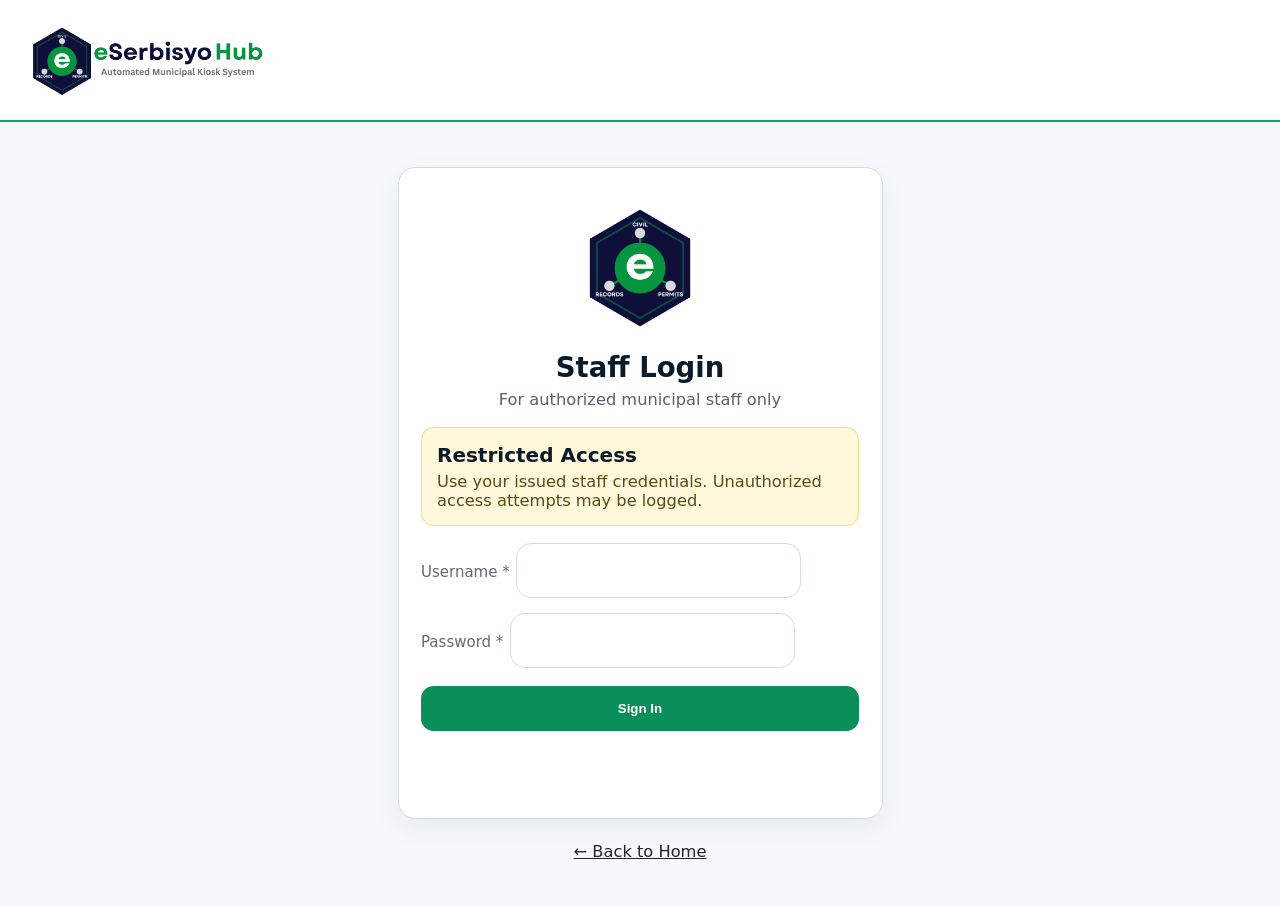
<file: client/staff/pages/login.html>
<!-- FILE: C:\xampp\htdocs\eserbisyo-hub\client\staff\pages\login.html -->
<!doctype html>
<html lang="en">
<head>
  <meta charset="utf-8" />
  <meta name="viewport" content="width=device-width, initial-scale=1" />
  <title>eSerbisyo Hub - Staff Login</title>

  <link rel="stylesheet" href="../assets/css/staff.css" />
</head>

<body>
  <header class="appHeader">
    <div class="brand">
      <img class="brandLockup" src="../assets/img/eserbisyo-lockup-light.png" alt="eSerbisyo Hub" />
    </div>

    <div class="headerRight"></div>
  </header>

  <main class="shell">
    <section class="panel loginPanel" aria-label="Staff login panel">
      <div class="panel__head">
        <img
          class="panel__logo"
          src="../assets/img/eserbisyo-mark-light.png"
          alt="eSerbisyo Hub logo"
          loading="lazy"
          width="72"
          height="72"
        />
        <h1 class="panel__title">Staff Login</h1>
        <p class="panel__subtitle">For authorized municipal staff only</p>
      </div>

      <div class="alert" role="note" aria-label="Restricted access notice">
        <div class="alert__title">Restricted Access</div>
        <div class="alert__text">
          Use your issued staff credentials. Unauthorized access attempts may be logged.
        </div>
      </div>

      <form class="form" id="loginForm" autocomplete="on" novalidate>
        <div class="field">
          <label class="label" for="username">Username <span aria-hidden="true">*</span></label>
          <input
            class="input"
            id="username"
            name="username"
            type="text"
            autocomplete="username"
            required
          />
        </div>

        <div class="field">
          <label class="label" for="password">Password <span aria-hidden="true">*</span></label>
          <input
            class="input"
            id="password"
            name="password"
            type="password"
            autocomplete="current-password"
            required
          />
        </div>

        <button class="btnPrimary" type="submit">Sign In</button>
        <p class="msg" id="msg" aria-live="polite"></p>
      </form>
    </section>

    <a class="backHome" href="../../kiosk/pages/index.html">&larr; Back to Home</a>
  </main>

  <script src="../assets/js/a11y-prefs.js"></script>
  <script src="../assets/js/login.js"></script>
</body>
</html>
</file>
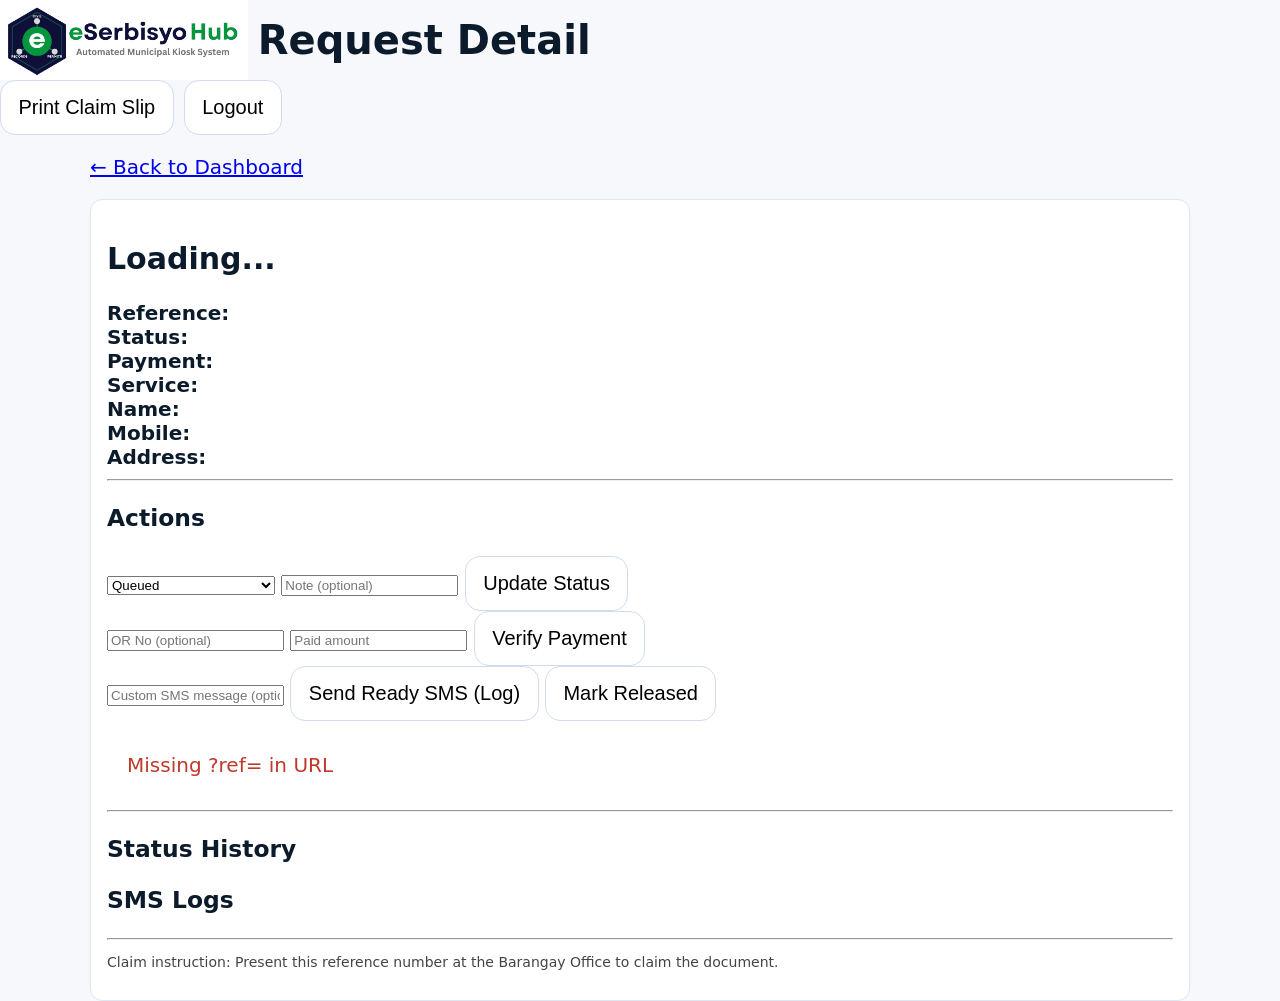
<file: client/staff/pages/request_detail.html>
<!doctype html>
<html lang="en">
<head>
  <meta charset="utf-8" />
  <meta name="viewport" content="width=device-width,initial-scale=1" />
  <title>Request Detail - Staff</title>
  <link rel="stylesheet" href="../assets/css/staff.css" />
</head>
<body>
  <header class="topbar">
    <div style="display:flex; align-items:center; gap:0.5rem;">
      <img class="brandLockup" src="../assets/img/eserbisyo-lockup-light.png" alt="eSerbisyo Hub" />
      <h1 style="margin:0;">Request Detail</h1>
    </div>
    <div style="margin-left:auto; display:flex; gap:10px;">
      <button id="btnPrint" class="btn" style="background:#fff;">Print Claim Slip</button>
      <button id="logoutBtn" class="btn" style="background:#fff;">Logout</button>
    </div>
  </header>

  <main class="content" style="max-width:1100px;margin:0 auto;">
    <p class="noPrint"><a href="./dashboard.html">← Back to Dashboard</a></p>

    <section class="card" id="card" style="background:#fff;padding:16px;border-radius:12px;border:1px solid #dde6f2;">
      <h2 id="title">Loading...</h2>

      <div class="grid2">
        <div><strong>Reference:</strong> <span id="ref"></span></div>
        <div><strong>Status:</strong> <span id="status"></span></div>
        <div><strong>Payment:</strong> <span id="pay"></span></div>
        <div><strong>Service:</strong> <span id="svc"></span></div>
        <div><strong>Name:</strong> <span id="name"></span></div>
        <div><strong>Mobile:</strong> <span id="mobile"></span></div>
        <div style="grid-column:1/-1;"><strong>Address:</strong> <span id="addr"></span></div>
      </div>

      <hr />

      <h3>Actions</h3>
      <div class="actionsRow noPrint">
        <select id="newStatus">
          <option value="Queued">Queued</option>
          <option value="Under Review">Under Review</option>
          <option value="For Payment Verification">For Payment Verification</option>
          <option value="In Process">In Process</option>
          <option value="Ready for Release">Ready for Release</option>
          <option value="Released">Released</option>
        </select>
        <input id="note" placeholder="Note (optional)" />
        <button class="btn" id="btnStatus">Update Status</button>
      </div>

      <div class="actionsRow noPrint">
        <input id="orNo" placeholder="OR No (optional)" />
        <input id="amt" placeholder="Paid amount" />
        <button class="btn" id="btnPay">Verify Payment</button>
      </div>

      <div class="actionsRow noPrint">
        <input id="smsMsg" placeholder="Custom SMS message (optional)" style="flex:1;" />
        <button class="btn" id="btnSms">Send Ready SMS (Log)</button>
        <button class="btn" id="btnRelease">Mark Released</button>
      </div>

      <p class="msg" id="msg"></p>

      <hr />
      <h3>Status History</h3>
      <ul id="hist"></ul>

      <h3>SMS Logs</h3>
      <ul id="sms"></ul>

      <hr />
      <p style="font-size:14px;color:#444;">
        Claim instruction: Present this reference number at the Barangay Office to claim the document.
      </p>
    </section>
  </main>

  <script type="module" src="../assets/js/request_detail.js"></script>
</body>
</html>
</file>
<file: client/kiosk/assets/css/kiosk.css>
/* FILE: C:\xampp\htdocs\eserbisyo-hub\client\kiosk\assets\css\kiosk.css */

/* =========================================================
   Global base + tokens (merged "shared.css")
   ========================================================= */

/* Large text is the permanent default for kiosk readability — no toggle needed */
html{ font-size:20px; }

[hidden]{ display:none !important; }

:root{
  --bg:#f6f8fb;
  --text:#0b1b2b;

  --card:#ffffff;
  --border:#e6edf6;
  --border-strong:#cfdced;

  --muted:#667;
  --primary:#0ea56a;
  --primary-100:#d9f5e6;

  --navy:#0b1b35;
  --green:#0a8f5b;
  --focus: rgba(47, 128, 237, .18);

  --shadow: 0 0.5rem 1.375rem rgba(15, 23, 42, 0.06);
  --shadow-strong: 0 0.875rem 2.125rem rgba(15, 23, 42, 0.10);
  --glow: 0 0 0 0.25rem rgba(14,165,106,0.12);

  --r-sm:0.625rem;
  --r-md:0.75rem;
  --r-lg:0.875rem;
  --r-xl:1.125rem;
}

*{ box-sizing:border-box; }

body{
  margin:0;
  font-family: system-ui, -apple-system, Segoe UI, Roboto, Arial, sans-serif;
  background: var(--bg);
  color: var(--text);
}

/* Focus */
*:focus-visible{
  outline: 0.1875rem solid var(--primary);
  outline-offset: 0.1875rem;
}

/* =========================================================
   Shared controls (inputs/buttons/toggles)
   ========================================================= */

.input{
  padding:0.75rem;
  font-size:1rem;
  border-radius: var(--r-md);
  border:0.0625rem solid var(--border-strong);
  background:#fff;
}

.btn{
  padding:0.75rem 0.875rem;
  font-size:1rem;
  border-radius: var(--r-md);
  border:0.0625rem solid var(--border-strong);
  background:#fff;
  cursor:pointer;
  display:inline-flex;
  align-items:center;
  justify-content:center;
  gap:0.5rem;
}
.btn.mini{ padding:0.5rem 0.75rem; font-size:0.875rem; border-radius: var(--r-sm); }
.btn.ghost{ background:#f4f7fb; }
.btn.success{ background:var(--primary); border-color:var(--primary); color:#fff; }
.btn.danger{ background:#e74c3c; border-color:#e74c3c; color:#fff; }
.btn.primary{ background:var(--primary); border-color:var(--primary); color:#fff; }

.pill{
  display:inline-flex;
  padding:0.375rem 0.625rem;
  border-radius:999px;
  border:0.0625rem solid var(--border-strong);
  background:#f8fafc;
  font-size:0.75rem;
}

/* A11y toggle buttons */
.chip{
  padding:0.625rem 0.875rem;
  border-radius:0.625rem;
  border:0.125rem solid var(--navy);
  background:var(--navy);
  color:#fff;
  cursor:pointer;
  font-weight:700;
}
.chip.alt{ border-color:var(--navy); background:var(--navy); }
.chip:focus{ outline:none; box-shadow:0 0 0 0.1875rem var(--focus); }

/* =========================================================
   Shared header
   ========================================================= */

.appHeader{
  display:flex;
  align-items:center;
  justify-content:space-between;
  padding:1rem 1.25rem;
  background: var(--card);
  border-bottom:0.125rem solid var(--primary);
}

.brand{ display:flex; align-items:center; gap:0.75rem; }
.brandLogo{
  width:2.5rem;
  height:2.5rem;
  border-radius:999px;
  background: var(--primary);
  color:#fff;
  display:flex;
  align-items:center;
  justify-content:center;
  font-weight:700;
}
.brandLockup{
  height:4rem;
  width:auto;
  object-fit:contain;
  display:block;
}
.brandMark{
  width:2.5rem;
  height:2.5rem;
  object-fit:contain;
  display:block;
}
.brandTitle{ font-weight:800; line-height:1.1; }
.brandSub{ font-size:0.75rem; color:#556; margin-top:0.125rem; }

.headerRight{
  display:flex;
  align-items:center;
  gap:0.625rem;
}

.kioskHeaderRight{
  display:flex;
  align-items:center;
  gap:0.625rem;
}

.kioskStaffLink,
.kioskLink{
  color:#334;
  font-size: 0.8125rem;
  text-decoration:none;
}
.kioskStaffLink:hover,
.kioskLink:hover{ text-decoration:underline; }

/* =========================================================
   Page shells (reusable)
   ========================================================= */

.kioskPage{
  min-height: 100vh;
  display:flex;
  flex-direction:column;
}

/* Default main (home and general) */
.kioskMain{
  flex:1;
  width:100%;
  display:flex;
  flex-direction:column;
  align-items:center;
  justify-content:flex-start;
  padding: 1.75rem 1rem 1.125rem;
}

/* Constrained centered pages (request steps, track, etc.) */
.kioskMain--center{
  max-width: 70rem;
  margin: 0 auto;
  padding: 2.5rem 1.5rem 3rem;
}

/* =========================================================
   Kiosk Home (index.html)
   ========================================================= */

.kioskHero{
  text-align:center;
  margin: 1.125rem 0 1.125rem;
}
.kioskHero h1{
  margin:0;
  font-size: 1.75rem;
  font-weight: 900;
  color: #1f2937;
}
.kioskHero p{
  margin: 0.5rem 0 0;
  color: #556070;
  font-size: 0.875rem;
}

.kioskGrid{
  width: min(61.25rem, 100%); /* 980px */
  display:grid;
  grid-template-columns: repeat(3, minmax(13.75rem, 1fr));
  gap: 1.375rem;
  margin-top: 1.375rem;
}

.kioskCard{
  border-radius: 0.875rem;
  border: 0.0625rem solid rgba(0,0,0,0.08);
  box-shadow: var(--shadow);
  padding: 1.625rem 1.375rem;
  min-height: 15rem;
  display:flex;
  flex-direction:column;
  align-items:center;
  justify-content:center;
  text-decoration:none;
  color: #fff;
  text-align:center;
  user-select:none;
}
.kioskCard:hover{ filter: brightness(0.98); }
.kioskCard:active{ transform: translateY(0.0625rem); }

.kioskIcon{
  width: 4.625rem;
  height: 4.625rem;
  border-radius: 999px;
  background: rgba(255,255,255,0.92);
  display:flex;
  align-items:center;
  justify-content:center;
  margin-bottom: 1rem;
  font-size: 1.875rem;
  color: #111;
}

.kioskIcon img,
.kioskServiceIcon img,
.kioskDataPrivacyIcon img,
.kioskSuccessIcon img,
.mapOfficeIcon img,
.pin img{
  display:block;
  object-fit:contain;
}

.kioskIcon img{
  width: 76%;
  height: 76%;
}

.kioskCardTitle{
  font-weight: 900;
  font-size: 1rem;
  line-height: 1.25;
  margin: 0;
}
.kioskCardText{
  margin: 0.625rem 0 0;
  font-size: 0.8125rem;
  line-height: 1.45;
  opacity: 0.95;
  max-width: 16.25rem;
}

/* Color variants */
.kioskCard.green{ background:#0ea56a; }
.kioskCard.blue{ background:#1f66ff; }
.kioskCard.orange{ background:#d97706; }

/* Note box */
.kioskNote{
  width: min(53.75rem, 100%);
  margin: 1.625rem auto 0;
  background: #eef5ff;
  border: 0.0625rem solid #d9e8ff;
  border-radius: 0.75rem;
  padding: 1rem 1.125rem;
  color:#243041;
  font-size: 0.8125rem;
  text-align:center;
}
.kioskNote strong{ font-weight: 900; }

/* Home responsive */
@media (max-width: 56.25rem){
  .kioskGrid{ grid-template-columns: 1fr; }
  .kioskCard{ min-height: 12.5rem; }
}

/* =========================================================
   Request / steps common UI
   ========================================================= */

.kioskIntro{
  text-align: center;
  margin-bottom: 2rem;
}

.kioskPageTitle{
  font-size: 1.5rem;
  font-weight: 600;
  color: var(--navy);
}

.kioskPageSub{
  margin-top: 0.5rem;
  color: var(--muted);
  font-size: 0.95rem;
}

/* Optional small kicker line like Figma */
.kioskStepKicker{
  margin: 0 0 0.25rem;
  font-size: 0.85rem;
  color: var(--green);
}

/* Stepper */
.kioskSteps{
  margin: 1rem auto 1.5rem;
  max-width: 40rem;
}

.kioskStepList{
  display: flex;
  justify-content: space-between;
  gap: 1rem;
  list-style: none;
  padding: 0;
  margin: 0;
}

.kioskStep{
  flex: 1;
  text-align: center;
  font-size: 0.8rem;
  color: var(--muted);
}

.kioskStepNumber{
  display: inline-flex;
  align-items: center;
  justify-content: center;
  width: 2rem;
  height: 2rem;
  border-radius: 999px;
  border: 2px solid var(--border);
  background: #fff;
  box-shadow: var(--shadow);
  margin-bottom: 0.3rem;
}

.kioskStep.is-active .kioskStepNumber{
  border-color: var(--primary);
  background: var(--primary-100);
  color: var(--primary);
}

.kioskStepLabel{ display:block; }

/* Two-column layout (older version; keep for other steps if needed) */
.kioskLayout{
  display: grid;
  grid-template-columns: minmax(0, 1.4fr) minmax(0, 1.6fr);
  gap: 1.5rem;
  align-items: flex-start;
}

.kioskColumn-left,
.kioskColumn-right{
  display:flex;
  flex-direction:column;
  gap:1rem;
}

@media (max-width: 56rem){
  .kioskLayout{ grid-template-columns: 1fr; }
}

/* Service cards (general) */
.kioskServiceGrid{
  display: grid;
  grid-template-columns: repeat(auto-fit, minmax(13rem, 1fr));
  gap: 1rem;
  width: 100%;
}

.kioskServiceCard{
  border-radius: var(--r-lg);
  background: var(--card);
  border: 1px solid var(--border);
  box-shadow: var(--shadow);
  padding: 1rem;
  text-align: left;
  display: flex;
  gap: 0.9rem;
  cursor: pointer;
  transition: box-shadow 0.15s ease, border-color 0.15s ease, transform 0.1s ease;
  min-height: 9.75rem; /* uniform feel */
}

.kioskServiceCard:hover,
.kioskServiceCard:focus-visible{
  box-shadow: var(--shadow-strong);
  border-color: var(--primary);
  transform: translateY(-0.05rem);
}

.kioskServiceCard.is-selected{
  border-color: var(--primary);
  box-shadow: 0 0 0 2px var(--primary-100);
}

.kioskServiceIcon{
  flex: 0 0 auto;
  width: 3rem;
  height: 3rem;
  border-radius: var(--r-md);
  background: var(--primary-100);
  display: flex;
  align-items: center;
  justify-content: center;
  color: var(--primary);
  font-size: 1.5rem;
}

.kioskServiceIcon img{
  width: 78%;
  height: 78%;
}

.kioskServiceBody{ flex: 1 1 auto; }

.kioskServiceTitle{
  font-size: 0.95rem;
  font-weight: 600;
  margin-bottom: 0.2rem;
  color: var(--text);
}

.kioskServiceDesc{
  font-size: 0.8rem;
  color: var(--muted);
  margin-bottom: 0.25rem;
}

.kioskServiceFee{
  font-size: 0.8rem;
  color: var(--green);
}

.kioskServiceGrid--six{
  width: min(61.25rem, 100%);
  margin-top: 2rem;
  display: grid;
  grid-template-columns: repeat(3, minmax(0, 1fr));
  gap: 1.25rem;
  align-content: start;
}

@media (max-width: 56rem){
  .kioskServiceGrid--six{
    grid-template-columns: repeat(2, minmax(0, 1fr));
  }
}
@media (max-width: 36rem){
  .kioskServiceGrid--six{
    grid-template-columns: 1fr;
  }
}

.kioskBottomActions{
  width: 100%;
  margin-top: 1.5rem;
  display: flex;
  justify-content: center;
}

/* Panels (steps 2-5, forms, info cards) */
.kioskPanel{
  background: var(--card);
  border-radius: var(--r-lg);
  border: 1px solid var(--border);
  box-shadow: var(--shadow);
  padding: 1.25rem 1.5rem 1.5rem;
}

.kioskPanelHead{ margin-bottom: 1rem; }

.kioskPanelTitle{
  font-size: 1.05rem;
  font-weight: 600;
  color: var(--navy);
}

.kioskPanelSub{
  margin-top: 0.3rem;
  font-size: 0.85rem;
  color: var(--muted);
}

/* Form fields (steps 3+) */
.kioskForm{
  display: flex;
  flex-direction: column;
  gap: 0.9rem;
}

.kioskField{
  display: flex;
  flex-direction: column;
  gap: 0.25rem;
}

.kioskFieldRow{
  display: grid;
  grid-template-columns: repeat(3, minmax(0, 1fr));
  gap: 0.75rem;
}

@media (max-width: 48rem){
  .kioskFieldRow{ grid-template-columns: 1fr; }
}

.kioskField label{
  font-size: 0.8rem;
  color: var(--muted);
}

.kioskFieldHint{
  font-size: 0.75rem;
  color: var(--muted);
}

/* =========================================================
   Step 3 components (DB submission + success overlay)
   ========================================================= */

/* Form sections */
.kioskFormSection{
  margin-bottom: 1.5rem;
}

.kioskFormSectionTitle{
  font-weight: 900;
  color: var(--navy);
  margin: 0 0 1rem 0;
  font-size: 1rem;
}

/* Success overlay (Step 3 submission) */
.kioskOverlay{
  position: fixed;
  inset: 0;
  background: rgba(0,0,0,0.5);
  display: flex;
  align-items: center;
  justify-content: center;
  z-index: 999;
  padding: 1rem;
}

body.no-scroll{
  overflow: hidden;
}

.kioskSuccessPanel{
  max-width: 36rem;
  width: 100%;
  max-height: 90vh;
  overflow-y: auto;
  text-align: center;
}

.kioskSuccessIcon{
  font-size: 3rem;
  width: 4rem;
  height: 4rem;
  background: var(--primary-100);
  color: var(--primary);
  border-radius: 999px;
  display: flex;
  align-items: center;
  justify-content: center;
  margin: 0 auto 1rem;
}

.kioskSuccessIcon img{
  width: 74%;
  height: 74%;
}

.kioskSuccessTitle{
  font-size: 1.3rem;
  font-weight: 900;
  color: var(--navy);
  margin: 0 0 0.5rem;
}

.kioskSuccessRef{
  font-size: 1.1rem;
  font-weight: 800;
  color: var(--primary);
  margin: 0.25rem 0 1rem;
}

.kioskSuccessMsg{
  color: var(--text);
  margin: 0 0 1rem;
}

.kioskSuccessNext{
  text-align: left;
  background: #f0fdf4;
  border: 1px solid #bbf7d0;
  border-radius: var(--r-lg);
  padding: 1rem;
  margin: 1rem 0;
}

.kioskSuccessRefBox{
  background: var(--white);
  border: 2px solid var(--primary);
  border-radius: var(--r-md);
  padding: 1rem;
  font-weight: 900;
  font-size: 1.1rem;
  color: var(--primary);
  margin: 0.75rem 0;
  letter-spacing: 0.05em;
}

/* Data Privacy panel */
.kioskDataPrivacy{
  background: linear-gradient(135deg, #eff6ff 0%, #dbeafe 100%);
  border: 1px solid rgba(59,130,246,0.2);
  border-radius: var(--r-lg);
  padding: 1.25rem;
  margin: 1.5rem 0;
}

.kioskDataPrivacyHeader{
  display: flex;
  align-items: center;
  gap: 0.75rem;
  margin-bottom: 0.75rem;
}

.kioskDataPrivacyIcon{
  font-size: 1.25rem;
  width: 2rem;
  height: 2rem;
  background: rgba(59,130,246,0.15);
  color: #2563eb;
  border-radius: 999px;
  display: flex;
  align-items: center;
  justify-content: center;
}

.kioskDataPrivacyIcon img{
  width: 72%;
  height: 72%;
}

.kioskDataPrivacyTitle{
  font-weight: 800;
  color: var(--navy);
  font-size: 0.95rem;
}

.kioskDataPrivacy p{
  margin: 0;
  color: var(--text);
  font-size: 0.88rem;
  line-height: 1.5;
}

/* Consent checkbox (blended) */
.kioskConsent--big{
  display: flex;
  align-items: center;
  gap: 0.75rem;
  padding: 0.85rem 1rem;
  border-radius: var(--r-md);
  min-height: 3.25rem;
  background: rgba(255,255,255,0.65);
  border: 1px solid rgba(0,0,0,0.06);
  cursor: pointer;
  margin-top: 0.5rem;
}

.kioskConsent--big label{
  flex: 1;
  cursor: pointer;
  margin: 0;
  line-height: 1.35;
  color: var(--text);
}

.kioskConsent--big input[type="checkbox"]{
  width: 1.6rem;
  height: 1.6rem;
  margin: 0;
  flex: 0 0 auto;
  accent-color: var(--primary);
  cursor: pointer;
}

/* Form actions */
.kioskFormActions{
  display: flex;
  gap: 0.75rem;
  justify-content: center;
  margin-top: 2rem;
}

.kioskFormActions .btn{
  flex: 1;
  max-width: 18rem;
}

/* Responsive */
@media (max-width: 40rem){
  .kioskSuccessPanel{ padding: 1rem; }
  .kioskFormActions{ flex-direction: column; }
  .kioskDataPrivacyHeader{ flex-direction: column; text-align: center; }
}

/* High contrast */
html.contrast .kioskSuccessNext,
html.contrast .kioskDataPrivacy,
html.contrast .kioskConsent--big,
html.contrast .kioskSuccessRefBox{
  background: #fff !important;
  border-color: #111 !important;
}

html.contrast .kioskSuccessIcon{
  background: #111 !important;
  color: #fff !important;
}

/* =========================================================
   Accessible large checkbox (Consent) - aligned + blended
   ========================================================= */

.kioskConsent--big{
  /* layout */
  display: flex;
  align-items: center;      /* vertical align checkbox + first line of text */
  gap: 0.75rem;

  /* spacing / hit target */
  padding: 0.85rem 1rem;
  border-radius: var(--r-md);
  min-height: 3.25rem;      /* ~52px touch-friendly */

  /* blended look (matches the Data Privacy panel bg better) */
  background: rgba(255,255,255,0.65);
  border: 1px solid rgba(0,0,0,0.06);

  cursor: pointer;
}

/* Make label fill remaining space and keep clean baseline */
.kioskConsent--big label{
  flex: 1;
  cursor: pointer;
  margin: 0;
  line-height: 1.35;
  color: var(--text);
}

/* Bigger checkbox + remove default offset so it centers properly */
.kioskConsent--big input[type="checkbox"]{
  width: 1.6rem;
  height: 1.6rem;
  margin: 0;                 /* IMPORTANT: removes the “low checkbox” look */
  flex: 0 0 auto;
  accent-color: var(--primary);
  cursor: pointer;
}

/* If the text becomes 2 lines, this keeps checkbox aligned with top nicely */
@media (max-width: 36rem){
  .kioskConsent--big{
    align-items: flex-start;
  }
  .kioskConsent--big input[type="checkbox"]{
    margin-top: 0.15rem;
  }
}

/* Keyboard focus */
.kioskConsent--big input[type="checkbox"]:focus-visible{
  outline: 0.1875rem solid var(--primary);
  outline-offset: 0.1875rem;
}

/* High contrast: stronger border + no translucent bg */
html.contrast .kioskConsent--big{
  background: #fff;
  border-color: #111;
}

.kioskFormActions{
  display: flex;
  justify-content: flex-end;
  gap: 0.75rem;
  margin-top: 0.5rem;
}

.kioskBackBtn{
  align-self: flex-start;
  margin-top: 0.5rem;
}

/* Slip formatting */
.kioskSlipBody{
  margin-top: 0.5rem;
  display: flex;
  flex-direction: column;
  gap: 0.6rem;
}

.slipRow{
  display: flex;
  justify-content: space-between;
  gap: 1rem;
  font-size: 0.9rem;
}

.slipLabel{ color: var(--muted); }
.slipValue{ text-align: right; }

.kioskSlipInstr{
  font-size: 0.85rem;
  color: var(--text);
  margin-top: 0.5rem;
}

.kioskSlipActions{
  margin-top: 1rem;
  display: flex;
  justify-content: flex-end;
  gap: 0.75rem;
}

.kioskMsg{
  margin-top: 0.4rem;
  font-size: 0.8rem;
  color: var(--muted);
}

/* Optional preview box (older flow; safe to keep) */
.kioskServicePreview{
  text-align: center;
  padding: 1.5rem;
  background: var(--primary-100);
  border-radius: var(--r-lg);
  margin-bottom: 1rem;
}

.kioskServicePreviewIcon{
  font-size: 3rem;
  margin-bottom: 0.5rem;
}

.kioskServicePreviewTitle{
  font-size: 1.1rem;
  font-weight: 600;
  margin-bottom: 0.3rem;
}

/* =========================================================
   Step 2 (Info) page components
   ========================================================= */

.kioskHr{
  border:0;
  border-top:1px solid var(--border);
  margin: 1.25rem 0;
}

.kioskSectionTitle{
  font-size: 0.95rem;
  font-weight: 700;
  margin: 0 0 0.75rem;
  color: var(--text);
}

/* 3 summary blocks (Fee / Processing / Requirements) */
.kioskInfoGrid{
  display:grid;
  grid-template-columns: repeat(3, minmax(0, 1fr));
  gap: 1rem;
  margin-top: 1.25rem;
}

@media (max-width: 56rem){
  .kioskInfoGrid{ grid-template-columns: 1fr; }
}

.kioskInfoBox{
  border-radius: var(--r-lg);
  border: 1px solid var(--border);
  box-shadow: var(--shadow);
  padding: 1rem;
  text-align:center;
}

.kioskInfoIcon{
  font-size: 1.8rem;
  margin-bottom: 0.25rem;
}

.kioskInfoLabel{
  font-size: 0.8rem;
  color: var(--muted);
  margin-bottom: 0.35rem;
}

.kioskInfoValue{
  font-weight: 800;
  color: var(--text);
  font-size: 0.95rem;
}

/* Color variants (match Figma cards) */
.kioskInfoBox--blue{
  background:#eef5ff;
  border-color:#d9e8ff;
}
.kioskInfoBox--green{
  background:#eafaf2;
  border-color:#cfeedd;
}
.kioskInfoBox--yellow{
  background:#fff8e7;
  border-color:#f3e3b8;
}

/* Numbered list style (requirements + steps) */
.kioskNumberList{
  list-style:none;
  padding:0;
  margin:0;
  display:flex;
  flex-direction:column;
  gap: 0.6rem;
  counter-reset: item;
}

.kioskNumberList li{
  display:flex;
  align-items:flex-start;
  gap:0.75rem;
  font-size: 0.85rem;
  color: var(--text);
  line-height: 1.4;
  counter-increment: item;
}

.kioskNumberList li::before{
  content: counter(item);
  width: 1.5rem;
  height: 1.5rem;
  border-radius: 999px;
  display:inline-flex;
  align-items:center;
  justify-content:center;
  flex: 0 0 auto;
  background: var(--primary);
  color:#fff;
  font-weight: 800;
  font-size: 0.8rem;
  margin-top: 0.05rem;
}

/* Blue numbers for Process Steps */
.kioskNumberList--blue li::before{
  background: #1f66ff;
}

/* High Contrast behavior: outlines/borders only, keep colors elsewhere */
html.contrast .kioskInfoBox{
  box-shadow:none;
  border-color: var(--border-strong);
  outline: 2px solid #111;
  outline-offset: 0;
}

/* =========================================================
   Step 4 (Review) components
   ========================================================= */

.kioskReviewBlock{
  display:flex;
  flex-direction:column;
  gap:0.5rem;
}

.kioskReviewLabel{
  font-size:0.8rem;
  color: var(--muted);
}

.kioskReviewService{
  background: #eafaf2;
  border: 1px solid #cfeedd;
  border-radius: var(--r-md);
  padding: 0.9rem 1rem;
  font-weight: 700;
  color: var(--navy);
}

.kioskReviewSection{
  display:flex;
  flex-direction:column;
  gap:0.6rem;
}

.kioskReviewSectionTitle{
  font-weight: 700;
  color: var(--text);
  font-size: 0.9rem;
}

.kioskReviewRow{
  display:grid;
  grid-template-columns: 12rem 1fr;
  gap: 1rem;
  font-size: 0.85rem;
  padding: 0.5rem 0;
  border-bottom: 1px solid rgba(0,0,0,0.04);
}

.kioskReviewRow:last-child{ border-bottom: 0; }

.kioskReviewKey{
  color: var(--muted);
}

.kioskReviewVal{
  color: var(--text);
  font-weight: 600;
  text-align:left;
  word-break: break-word; /* prevents long values from overflowing */
}

/* Important box */
.kioskImportantBox{
  margin-top: 1.25rem;
  background: #fff8e7;
  border: 1px solid #f3e3b8;
  border-radius: var(--r-lg);
  padding: 1rem 1.1rem;
}

.kioskImportantTitle{
  font-weight: 800;
  margin-bottom: 0.5rem;
  color: #6b4e00;
  font-size: 0.85rem;
}

.kioskImportantList{
  margin: 0;
  padding-left: 1.1rem;
  color: #5a4a20;
  font-size: 0.8rem;
  line-height: 1.5;
}

/* Buttons under the card */
.kioskReviewActions{
  width: 100%;
  display:flex;
  justify-content:center;
  gap: 0.75rem;
  margin-top: 1rem;
}

/* Responsive: stack key/value and stack buttons */
@media (max-width: 40rem){
  .kioskReviewRow{ grid-template-columns: 1fr; }
  .kioskReviewActions{ flex-direction:column; }
  .kioskReviewActions .btn{ width: 100%; }
}

/* High contrast */
html.contrast .kioskReviewService,
html.contrast .kioskImportantBox{
  background:#fff;
  border-color:#111;
  box-shadow:none;
  outline: 2px solid #111;
  outline-offset: 0;
}

    .kioskSuccessIcon{
      font-size: 2.25rem;
      width: 3rem;
      height: 3rem;
      display:inline-flex;
      align-items:center;
      justify-content:center;
      border-radius: 999px;
      background: var(--primary-100);
      color: var(--primary);
      margin: 0 auto 0.5rem;
    }

    .kioskSlipCard{
      border: 2px solid rgba(14,165,106,0.35);
      border-radius: var(--r-lg);
      padding: 1.25rem 1.25rem 1rem;
      background: #fff;
      max-width: 36rem;
      margin: 0 auto;
      box-shadow: var(--shadow);
    }

    .kioskSlipHeader{
      text-align:center;
      padding-bottom: 0.75rem;
      border-bottom: 1px solid rgba(0,0,0,0.08);
      margin-bottom: 1rem;
    }
    .kioskSlipGov{ font-size:0.72rem; color: var(--muted); }
    .kioskSlipTitle{ font-size:1rem; font-weight:900; margin-top:0.25rem; }
    .kioskSlipSub{ font-size:0.75rem; color: var(--muted); margin-top:0.15rem; }

    .kioskSlipRefBox{
      text-align:center;
      border: 1px solid rgba(14,165,106,0.45);
      background: #eafaf2;
      border-radius: var(--r-md);
      padding: 0.85rem 0.9rem;
      margin: 0.75rem 0 1rem;
    }
    .kioskSlipRefLabel{ font-size:0.75rem; color: var(--muted); }
    .kioskSlipRefValue{ font-size:0.95rem; font-weight:900; color: var(--navy); margin-top:0.2rem; }

    .kioskSlipTable{
      display:flex;
      flex-direction:column;
      gap:0.6rem;
      padding-bottom: 0.9rem;
      border-bottom: 1px solid rgba(0,0,0,0.08);
      margin-bottom: 0.9rem;
    }

    .kioskNextStepsBox{
      background:#eef5ff;
      border:1px solid #d9e8ff;
      border-radius: var(--r-lg);
      padding: 1rem 1rem 0.9rem;
    }
    .kioskNextStepsTitle{
      font-weight: 900;
      color: var(--navy);
      margin-bottom: 0.5rem;
      font-size: 0.85rem;
    }

    .kioskSlipFooterNote{
      margin-top: 0.85rem;
      font-size: 0.7rem;
      color: var(--muted);
      text-align:center;
    }
    .kioskSlipFooterTiny{
      margin-top: 0.25rem;
      font-size: 0.68rem;
      color: var(--muted);
      text-align:center;
    }

    .kioskSlipActions{
      width: 100%;
      display:flex;
      justify-content:center;
      gap: 0.75rem;
      margin-top: 1rem;
    }
    @media (max-width: 40rem){
      .kioskSlipActions{ flex-direction:column; }
      .kioskSlipActions .btn{ width: 100%; }
      .kioskSlipCard{ max-width: 100%; }
    }

    html.contrast .kioskSlipCard,
    html.contrast .kioskSlipRefBox,
    html.contrast .kioskNextStepsBox{
      background:#fff !important;
      border-color:#111 !important;
      box-shadow:none !important;
      outline: 2px solid #111;
      outline-offset: 0;
    }

    /* =========================================================
   Track page components (track.html)
   ========================================================= */

.kioskTrackPanel{
  max-width: 44rem;
  margin: 0 auto;
}

.kioskTrackForm{
  display:flex;
  flex-direction:column;
  gap: 0.75rem;
}

.kioskTrackInputRow{
  display:flex;
  gap: 0.75rem;
  align-items: stretch;
}

.kioskTrackInput{
  flex: 1;
  font-weight: 800;
  letter-spacing: 0.02em;
}

.kioskTrackBtn{
  min-width: 7.5rem;
}

/* Status message area (accessible updates) */
.kioskTrackStatusMsg{
  min-height: 1.25rem;
  font-size: 0.85rem;
  color: var(--muted);
}
.kioskTrackStatusMsg.is-ok{ color: var(--green); }
.kioskTrackStatusMsg.is-warn{ color: #8a6b00; }
.kioskTrackStatusMsg.is-err{ color: #b42318; }

/* Result panel */
.kioskTrackResult{
  max-width: 44rem;
  margin: 1rem auto 0;
}

.kioskTrackMeta{
  display:flex;
  flex-direction:column;
  gap: 0.4rem;
  font-size: 0.85rem;
}

.kioskTrackMetaRow{
  display:grid;
  grid-template-columns: 10rem 1fr;
  gap: 1rem;
  padding: 0.35rem 0;
  border-bottom: 1px solid rgba(0,0,0,0.04);
}

.kioskTrackMetaRow:last-child{
  border-bottom: 0;
}

.kioskTrackMetaKey{
  color: var(--muted);
}

.kioskTrackMetaVal{
  color: var(--text);
  font-weight: 700;
  word-break: break-word;
}

/* Timeline */
.kioskTimeline{
  list-style:none;
  padding: 0;
  margin: 0.75rem 0 0;
  display:flex;
  flex-direction:column;
  gap: 0.85rem;
}

.kioskTimelineItem{
  position: relative;
  display:grid;
  grid-template-columns: 1.5rem 1fr;
  gap: 0.75rem;
  align-items:flex-start;
}

.kioskTimelineDot{
  width: 1rem;
  height: 1rem;
  border-radius: 999px;
  background: #fff;
  border: 2px solid var(--border-strong);
  margin-top: 0.2rem;
  position: relative;
}

/* Vertical line */
.kioskTimelineItem::before{
  content:"";
  position:absolute;
  left: 0.5rem;
  top: 1.2rem;
  bottom: -0.95rem;
  width: 2px;
  background: var(--border);
}

.kioskTimelineItem:last-child::before{
  display:none;
}

.kioskTimelineTitle{
  font-weight: 900;
  color: var(--text);
  font-size: 0.9rem;
}

.kioskTimelineDesc{
  color: var(--muted);
  font-size: 0.82rem;
  margin-top: 0.2rem;
  line-height: 1.4;
}

/* State: done */
.kioskTimelineItem.is-done .kioskTimelineDot{
  background: var(--primary);
  border-color: var(--primary);
  box-shadow: var(--glow);
}

/* State: current */
.kioskTimelineItem.is-current .kioskTimelineDot{
  background: var(--primary-100);
  border-color: var(--primary);
  box-shadow: var(--glow);
}
.kioskTimelineItem.is-current .kioskTimelineTitle{
  color: var(--navy);
}

/* Responsive */
@media (max-width: 40rem){
  .kioskTrackInputRow{
    flex-direction: column;
  }
  .kioskTrackBtn{
    width: 100%;
  }
  .kioskTrackMetaRow{
    grid-template-columns: 1fr;
  }
}

/* High contrast */
html.contrast .kioskTrackPanel,
html.contrast .kioskTrackResult{
  box-shadow: none;
  border-color: #111;
}

html.contrast .kioskTimelineItem::before{
  background: #111;
}
html.contrast .kioskTimelineDot{
  border-color: #111;
}
html.contrast .kioskTimelineItem.is-done .kioskTimelineDot{
  background: #111;
  border-color: #111;
  box-shadow: none;
}
html.contrast .kioskTimelineItem.is-current .kioskTimelineDot{
  background: #fff;
  border-color: #111;
  box-shadow: none;
}

/* =========================================================
   Mapping Module
   ========================================================== */

.mapPage{
  max-width: 70rem;              /* match kioskMain--center width */
  margin: 0 auto;
  padding: 0 0 2.5rem;
}

.mapLayout{
  display:grid;
  grid-template-columns: minmax(0, 1.1fr) minmax(0, 1.2fr);
  gap: 1.5rem;
  align-items:flex-start;
}

.mapCard{
  background: var(--card);
  border: 1px solid var(--border);
  border-radius: var(--r-xl);
  padding: 1.25rem 1.5rem;
  box-shadow: var(--shadow);
}

.mapTitle{
  text-align:center;
  font-size: 0.95rem;
  font-weight: 700;
  margin: 0 0 0.75rem;
  color: var(--navy);
}

.mapCanvasWrapper{
  display:flex;
  gap: 0.75rem;
  align-items:stretch;
}

.floorGuide{
  display:flex;
  flex-direction:column;
  justify-content:space-between;   /* line each label up with a row of pins */
  align-items:flex-start;
  font-size: 0.8rem;
  color: var(--muted);
  padding: 0.75rem 0;              /* more vertical space inside */
  text-align:left;
  min-width: 3.25rem;
}

.floorGuide span{
  line-height: 1;
}

.mapCanvas{
  position:relative;             /* required for absolute pins */
  width: 100%;
  height: 20rem;
  border: 2px solid var(--border-strong);
  border-radius: var(--r-lg);
  background:#f9fafb;
}

/* Figma-style office avatar */
.mapOfficeIcon{
  width:2.5rem;
  height:2.5rem;
  border-radius:999px;
  background: var(--primary-100);
  display:flex;
  align-items:center;
  justify-content:center;
  font-size:1.5rem;
  color:var(--primary);
}

.mapOfficeIcon img{
  width:72%;
  height:72%;
}

/* Info row (hours + contact) */
.mapInfoRow{
  display:grid;
  grid-template-columns: repeat(2,minmax(0,1fr));
  gap:0.75rem;
  margin-top:1rem;
}

.mapInfoBox{
  border-radius: var(--r-lg);
  padding:0.6rem 0.75rem;
  border:1px solid var(--border);
  font-size:0.8rem;
}

.mapInfoBox--blue{
  background:#eef5ff;
  border-color:#d9e8ff;
}

.mapInfoBox--green{
  background:#eafaf2;
  border-color:#cfeedd;
}

.mapInfoLabel{
  display:block;
  color:var(--muted);
  margin-bottom:0.15rem;
}

.mapInfoValue{
  font-weight:600;
  color:var(--text);
}

/* Pin buttons: reset and absolutely position inside map */
.pin{
  position:absolute;
  top:0;
  left:0;
  transform: translate(-50%, -50%);
  width: 1.75rem;
  height: 1.75rem;
  font-size: 1.35rem;
  color:#1f66ff;
  cursor:pointer;

  /* reset default button styles if element is <button> */
  padding:0;
  margin:0;
  border:none;
  background:none;
  line-height:1;
  display:flex;
  align-items:center;
  justify-content:center;
}

.pin img{
  width:100%;
  height:100%;
  pointer-events:none;
}

.pin:hover{
  transform: translate(-50%, -50%) scale(1.1);
}

.pin.active{
  color: var(--primary);
  transform: translate(-50%, -50%) scale(1.12);
  filter: drop-shadow(0 0.15rem 0.25rem rgba(14, 165, 106, 0.35));
}

/* Office title + description */
#officeTitle{
  font-size: 1.1rem;
  font-weight: 800;
  margin-bottom: 0.25rem;
  color: var(--navy);
}

#officeDesc{
  font-size: 0.85rem;
  color: var(--text);
  margin-bottom: 0.75rem;
}

/* Services list */
.serviceList{
  padding-left: 1.1rem;
}

.serviceList li{
  margin-bottom: 0.35rem;
  font-size: 0.82rem;
}

/* Office list grid */
.officeList{
  display:grid;
  grid-template-columns: repeat(auto-fit, minmax(220px, 1fr));
  gap: 0.75rem;
  margin-top: 1rem;
}

.officeItem{
  border: 1px solid var(--border-strong);
  border-radius: var(--r-lg);
  padding: 0.85rem;
  background:#fff;
  cursor:pointer;
  text-align:left;
  transition: background .15s ease, border-color .15s ease, box-shadow .15s ease;
}

.officeItem:hover{
  box-shadow: var(--shadow);
}

.officeItem.active{
  background: var(--primary-100);
  border-color: var(--primary);
}

/* Responsive */
@media (max-width: 56rem){
  .mapLayout{ grid-template-columns: 1fr; }
  .mapInfoRow{ grid-template-columns: 1fr; }
}

/* High contrast */
html.contrast .mapCard,
html.contrast .officeItem{
  background:#fff !important;
  border-color:#111 !important;
  box-shadow:none !important;
  outline:2px solid #111;
  outline-offset:0;
}

html.contrast .pin{
  color:#111 !important;
}


/* =========================================================
   Footer (single source of truth)
   ========================================================= */

.kioskFooter{
  border-top: 0.0625rem solid var(--border);
  background:#fff;
  padding: 0.75rem 1.125rem;
  display:flex;
  justify-content:space-between;
  align-items:center;
  gap: 0.75rem;
  color:var(--muted);
  font-size: 0.75rem;
}

.kioskFooterLinks{
  display:flex;
  align-items:center;
  gap: 0.4rem;
}

.kioskFooter a{
  color:#334;
  text-decoration:none;
}

.kioskFooter a:hover,
.kioskFooter a:focus-visible{
  text-decoration:underline;
  color: var(--primary);
}

/* =========================================================
   High Contrast (outline only, keep colors)
   ========================================================= */

html.contrast{
  --hc: #111;
  --hc-w: 2px;
}

html.contrast .appHeader,
html.contrast .kioskNote,
html.contrast .kioskPanel{
  border-color: var(--hc);
  box-shadow: none;
}

html.contrast .chip{
  outline: var(--hc-w) solid var(--hc);
  outline-offset: 0;
  box-shadow: none;
}

html.contrast .kioskCard,
html.contrast .kioskServiceCard{
  outline: var(--hc-w) solid var(--hc);
  outline-offset: 0;
  box-shadow: none;
}

html.contrast .kioskIcon,
html.contrast .kioskServiceIcon{
  outline: var(--hc-w) solid var(--hc);
  outline-offset: 0;
}

html.contrast .kioskStepNumber{
  box-shadow: none;
  border-color: var(--hc);
}
</file>
<file: client/staff/assets/css/staff.css>
/* FILE: C:\xampp\htdocs\eserbisyo-hub\client\staff\assets\css\staff.css */

/* =========================================================
   Global + scaling (Large Text)
   ========================================================= */

/* Baseline: 1rem = 16px. LargeText scales the whole UI. [web:1271][web:1272] */
/* Large text is the permanent default for readability — no toggle needed */
html{ font-size:20px; }

/* Global safety */
[hidden]{ display:none !important; } /* hidden attribute behavior [web:1110] */

*{ box-sizing:border-box; }
body{
  margin:0;
  font-family: system-ui, -apple-system, Segoe UI, Roboto, Arial, sans-serif;
  background: var(--bg);
  color: var(--text);
}

/* Focus */
*:focus-visible{
  outline:0.1875rem solid var(--primary);
  outline-offset:0.1875rem;
}

/* =========================================================
   Theme variables (kept as-is; radius/shadow converted to rem)
   ========================================================= */
:root{
  --bg:#f6f8fb;
  --text:#0b1b2b;

  --card:#ffffff;
  --border:#e6edf6;
  --border-strong:#cfdced;

  --muted:#667;
  --primary:#0ea56a;
  --primary-100:#d9f5e6;

  --navy:#0b1b35;
  --green:#0a8f5b;
  --focus: rgba(47, 128, 237, .18);

  --shadow: 0 0.5rem 1.375rem rgba(15, 23, 42, 0.06);
  --shadow-strong: 0 0.875rem 2.125rem rgba(15, 23, 42, 0.10);
  --glow: 0 0 0 0.25rem rgba(14,165,106,0.12);

  --r-sm:0.625rem;
  --r-md:0.75rem;
  --r-lg:0.875rem;
  --r-xl:1.125rem;
}

/* =========================================================
   Shared controls (rem-based)
   ========================================================= */
.input{
  padding:0.75rem;
  font-size:1rem;
  border-radius: var(--r-md);
  border:0.0625rem solid var(--border-strong);
  background:#fff;
}

.btn{
  padding:0.75rem 0.875rem;
  font-size:1rem;
  border-radius: var(--r-md);
  border:0.0625rem solid var(--border-strong);
  background:#fff;
  cursor:pointer;
  display:inline-flex;
  align-items:center;
  justify-content:center;
  gap:0.5rem;
}
.btn.mini{ padding:0.5rem 0.75rem; font-size:0.875rem; border-radius: var(--r-sm); }
.btn.ghost{ background:#f4f7fb; }
.btn.success{ background:var(--primary); border-color:var(--primary); color:#fff; }
.btn.danger{ background:#e74c3c; border-color:#e74c3c; color:#fff; }

.pill{
  display:inline-flex;
  padding:0.375rem 0.625rem;
  border-radius:999px;
  border:0.0625rem solid var(--border-strong);
  background:#f8fafc;
  font-size:0.75rem;
}
.pill-paid{
  background:#eaf7f0;
  border-color:#b7e4c7;
  color:#15803d;
}

/* Toggle buttons */
.chip{
  padding:0.625rem 0.875rem;
  border-radius:0.625rem;
  border:0.125rem solid var(--navy);
  background:var(--navy);
  color:#fff;
  cursor:pointer;
  font-weight:700;
}
.chip.alt{ border-color:var(--navy); background:var(--navy); }
.chip:focus{ outline:none; box-shadow:0 0 0 0.1875rem var(--focus); }

/* =========================================================
   Header
   ========================================================= */
.appHeader{
  display:flex;
  align-items:center;
  justify-content:space-between;
  padding:1rem 1.25rem;
  background: var(--card);
  border-bottom:0.125rem solid var(--primary);
}

.brand{ display:flex; align-items:center; gap:0.75rem; }
.brandLogo{
  width:2.5rem;
  height:2.5rem;
  border-radius:999px;
  background: var(--primary);
  color:#fff;
  display:flex;
  align-items:center;
  justify-content:center;
  font-weight:700;
}
.brandLockup{
  height:4rem;
  width:auto;
  display:block;
  object-fit:contain;
}
.brandMark{
  width:2.5rem;
  height:2.5rem;
  object-fit:contain;
  display:block;
}
.brandTitle{ font-weight:800; line-height:1.1; }
.brandSub{ font-size:0.75rem; color:#556; margin-top:0.125rem; }

.headerRight{
  display:flex;
  align-items:center;
  gap:0.625rem;
}

/* =========================================================
   Dashboard layout
   ========================================================= */
.appShell{
  display:grid;
  grid-template-columns: 16.25rem 1fr; /* 260px */
  gap:1rem;
  padding:1rem;
}

.nav{
  background: var(--card);
  border:0.0625rem solid var(--border-strong);
  border-radius: var(--r-lg);
  padding:0.75rem;
  box-shadow: var(--shadow);
}
.navTitle{ font-size:0.8125rem; color: var(--muted); margin-bottom:0.5rem; }

.navItem{
  width:100%;
  text-align:left;
  padding:0.75rem;
  border-radius: var(--r-md);
  border:0.0625rem solid transparent;
  background:#fff;
  cursor:pointer;
  position:relative;
  font-weight:600;
  transition: background .15s ease, box-shadow .15s ease, border-color .15s ease;
}
.navItem:hover{
  background:#f4fbf7;
  border-color: var(--border);
}
.navItem.active{
  background: var(--primary-100);
  border-color: #8fe0b7;
  box-shadow: var(--glow);
}
.navItem.active::before{
  content:"";
  position:absolute;
  left:0;
  top:0.625rem;
  bottom:0.625rem;
  width:0.4375rem; /* 7px */
  border-radius:0.375rem;
  background: var(--primary);
}

.main{ min-width:0; }

.panel{
  background: var(--card);
  border:0.0625rem solid var(--border-strong);
  border-radius: var(--r-lg);
  overflow:hidden;
  box-shadow: var(--shadow);
}
.panelHead{
  display:flex;
  justify-content:space-between;
  align-items:center;
  padding:0.875rem 1rem;
  border-bottom:0.0625rem solid var(--border);
  gap:0.75rem;
}
.panelTitle{ font-weight:800; }
.panelSub{ font-size:0.75rem; color: var(--muted); margin-top:0.125rem; }
.panelTools{ display:flex; gap:0.625rem; align-items:center; flex-wrap:wrap; }

/* =========================================================
   Filter bar (Strategy 3 — date range + archive toggle)
   ========================================================= */
.filterBar{
  display:flex;
  align-items:center;
  gap:0.5rem;
  flex-wrap:wrap;
  padding:0.625rem 1rem;
  border-bottom:0.0625rem solid var(--border);
  background:#fafbfc;
}
.filterLabel{ font-size:0.8125rem; font-weight:600; color:var(--muted); white-space:nowrap; }
.filterInput{ width:auto; min-width:0; font-size:0.875rem; padding:0.4rem 0.625rem; max-width:9.5rem; }
.filterSep{ color:var(--muted); font-size:0.875rem; }
.filterArchiveToggle{
  display:flex; align-items:center; gap:0.375rem;
  font-size:0.8125rem; color:var(--muted);
  cursor:pointer; margin-left:0.5rem; user-select:none;
}
.filterArchiveToggle input{ cursor:pointer; accent-color:var(--primary); }

/* =========================================================
   Pagination bar (Strategy 1)
   ========================================================= */
.paginationBar{
  display:flex; align-items:center; justify-content:center;
  gap:1rem; padding:0.625rem 1rem;
  border-top:0.0625rem solid var(--border);
}
.pageInfo{ font-size:0.875rem; font-weight:600; color:var(--muted); min-width:5rem; text-align:center; }
.paginationBar .btn{ font-size:0.875rem; padding:0.4rem 0.875rem; }
.paginationBar .btn:disabled{ opacity:0.4; cursor:not-allowed; }

/* =========================================================
   Export controls
   ========================================================= */
#exportControls{
  display:flex; align-items:center; gap:0.5rem; flex-wrap:wrap;
  padding-left:0.625rem;
  border-left:0.0625rem solid var(--border-strong);
  margin-left:0.125rem;
}
#btnExport{ background:var(--primary); border-color:var(--primary); color:#fff; font-weight:700; white-space:nowrap; }
#btnExport:hover   { background:#0b9460; border-color:#0b9460; }
#btnExport:disabled{ opacity:0.65; cursor:not-allowed; }

/* =========================================================
   Archive block in modal (Strategy 2)
   ========================================================= */
#archiveBlock{
  margin-top:0.75rem; padding-top:0.75rem;
  border-top:0.0625rem solid var(--border);
}

/* Extra badge + pill colours needed for archive/admin UI */
.pill-admin   { background:#eff6ff; border-color:#bfdbfe; color:#1d4ed8; }
.pill-active  { background:#f0fdf4; border-color:#bbf7d0; color:#15803d; }
.pill-inactive{ background:#fef2f2; border-color:#fecaca; color:#b91c1c; }

/* KPIs */
.statsRow{
  display:grid;
  grid-template-columns: repeat(4, minmax(9.375rem, 1fr)); /* 150px */
  gap:0.75rem;
  margin-bottom:0.75rem;
}
.statCard{
  border:0.0625rem solid var(--border-strong);
  border-radius: var(--r-lg);
  padding:0.875rem;
  background:#fff;
  box-shadow: var(--shadow);
}
.statNum{ font-size:1.375rem; font-weight:800; } /* 22px */
.statLbl{ font-size:0.75rem; color:#556; margin-top:0.375rem; }
.statCard.blue{ background:#eef6ff; }
.statCard.yellow{ background:#fff6e6; }
.statCard.green{ background:#eaf7f0; }
.statCard.purple{ background:#f3edff; }

/* Table */
.tableWrap{ overflow:auto; }
.tbl{ width:100%; border-collapse:collapse; min-width:57.5rem; } /* 920px */
.tbl th, .tbl td{
  padding:0.75rem 0.875rem;
  border-bottom:0.0625rem solid #eef2f7;
  text-align:left;
  font-size:0.9375rem; /* 15px */
}
.tbl th{ background:#f7f9fc; }
.noWrap{ white-space:nowrap; }

.msg{ padding:0.625rem 1rem; color:#c0392b; }

/* =========================================================
   Modal
   ========================================================= */
.modalOverlay{
  position:fixed;
  inset:0;
  background:rgba(0,0,0,0.45);
  display:none;
  align-items:center;
  justify-content:center;
  padding:1.125rem;
  z-index:999;
}

.modalCard{
  width:min(57.5rem, 96vw); /* 920px */
  max-height:90vh;
  overflow:auto;
  background:#fff;
  border-radius: var(--r-xl);
  border:0.0625rem solid var(--border);
  box-shadow: var(--shadow-strong);
  position:relative;
}
.modalClose{
  position:absolute;
  top:0.625rem;
  right:0.75rem;
  width:2.5rem;
  height:2.5rem;
  border-radius: var(--r-sm);
  border:0.0625rem solid var(--border);
  background:#fff;
  cursor:pointer;
  font-size:1.375rem; /* 22px */
}
.modalHead{ padding:1.125rem 1.125rem 0 1.125rem; }
.modalTitle{ font-weight:800; font-size:1.125rem; } /* 18px */
.modalRef{ color: var(--muted); margin-top:0.25rem; }
.modalBody{ padding:1.125rem; }

.infoBox{
  border:0.0625rem solid #eef2f7;
  background:#fbfcfe;
  border-radius: var(--r-lg);
  padding:0.875rem;
}
.infoTitle{ font-weight:700; margin-bottom:0.625rem; }
.infoGrid{ display:grid; grid-template-columns: 1fr 1fr; gap:0.75rem; }
.label{ font-size:0.75rem; color: var(--muted); }
.value{ font-size:0.875rem; }

.section{ margin-top:0.875rem; }
.sectionTitle{ font-weight:700; margin-bottom:0.625rem; }

.segmented{ display:flex; gap:0.625rem; }
.segBtn{
  flex:1;
  padding:0.75rem;
  border-radius: var(--r-md);
  border:0.0625rem solid var(--border-strong);
  background:#eef6ff;
  cursor:pointer;
}
.payRow{ display:flex; align-items:center; gap:0.625rem; flex-wrap:wrap; }

.historyBox{
  border:0.0625rem solid #eef2f7;
  border-radius: var(--r-md);
  background:#fbfcfe;
  padding:0.75rem;
  min-height:4.375rem; /* 70px */
  white-space:pre-wrap;
  font-family: ui-monospace, SFMono-Regular, Menlo, Monaco, Consolas, "Liberation Mono", "Courier New", monospace;
  font-size:0.75rem;
  color:#334;
}
.noteRow{ display:flex; gap:0.625rem; margin-top:0.625rem; }
.noteRow .input{ flex:1; min-width:0; }

.modalActions{
  display:flex;
  gap:0.625rem;
  justify-content:flex-end;
  margin-top:1rem;
}

/* =========================================================
   Login page
   ========================================================= */
.shell{
  max-width: 26.25rem; /* 420px */
  margin: 2.25rem auto;
  padding: 0 1rem;
}
.shell .panel{
  border-radius: 0.875rem;
  padding: 1.125rem;
}

.panel__head{ text-align:center; margin-bottom:0.625rem; }
.panel__logo{
  width:7rem;
  height:auto;
  display:block;
  margin:0.375rem auto 0.625rem;
}
.panel__title{ margin:0; font-size:1.375rem; } /* 22px */
.panel__subtitle{ margin:0.375rem 0 0; color:#556070; font-size:0.8125rem; }

.field{ margin-top:0.75rem; }

.alert{
  margin:0.875rem 0;
  border:0.0625rem solid #f2d98c;
  background:#fff8db;
  border-radius:0.625rem;
  padding:0.75rem;
}
.alert__title{ font-weight:800; margin-bottom:0.25rem; }
.alert__text{ color:#5a4a1a; font-size:0.8125rem; }

.demo{
  margin-top:0.75rem;
  border:0.0625rem solid #d9e8ff;
  background:#eef5ff;
  border-radius:0.625rem;
  padding:0.75rem;
}
.demo__title{ font-weight:800; margin-bottom:0.375rem; }
.demo__row{ font-size:0.8125rem; color:#23324d; }

.btnPrimary{
  width:100%;
  margin-top:0.875rem;
  padding:0.75rem 0.875rem;
  border:0;
  border-radius:0.625rem;
  background: var(--green);
  color:#fff;
  font-weight:800;
  cursor:pointer;
}
.btnPrimary:hover{ filter: brightness(0.96); }
.btnPrimary:disabled{ opacity:.7; cursor:not-allowed; }

.backHome{
  display:block;
  text-align:center;
  margin-top:1.125rem;
  color:#223;
  font-size:0.8125rem;
}

/* =========================================================
   Responsive
   ========================================================= */
@media (max-width: 56.25rem){ /* 900px */
  .appShell{ grid-template-columns: 1fr; }
  .panelTools{ flex-direction: column; align-items: stretch; }
  #exportControls{ border-left:none; padding-left:0; margin-left:0; border-top:0.0625rem solid var(--border-strong); padding-top:0.5rem; margin-top:0.25rem; }
  .statsRow{ grid-template-columns: repeat(2, minmax(8.75rem, 1fr)); } /* 140px */
  .infoGrid{ grid-template-columns: 1fr; }
}
@media (max-width: 26.25rem){ /* 420px */
  .shell{ margin: 1.125rem auto; }
}

/* =========================================================
   High Contrast (outline only, keep colors)
   ========================================================= */
html.contrast{
  --hc: #111;
  --hc-w: 2px;
}

html.contrast body{
  background: var(--bg);
  color: var(--text);
}

html.contrast .appHeader,
html.contrast .panel,
html.contrast .nav,
html.contrast .statCard,
html.contrast .modalCard{
  border-color: var(--hc) !important;
  box-shadow: none !important;
}

html.contrast .btn,
html.contrast .input{
  border-color: var(--hc) !important;
  box-shadow: none !important;
}

html.contrast .chip{
  outline: var(--hc-w) solid var(--hc);
  outline-offset: 0;
  box-shadow: none !important;
}

html.contrast .tbl th,
html.contrast .tbl td{
  border-bottom-color: var(--hc) !important;
}

html.contrast .navItem.active{
  border-color: var(--hc) !important;
  box-shadow: none !important;
}
html.contrast .navItem.active::before{
  background: var(--hc) !important;
}
</file>
